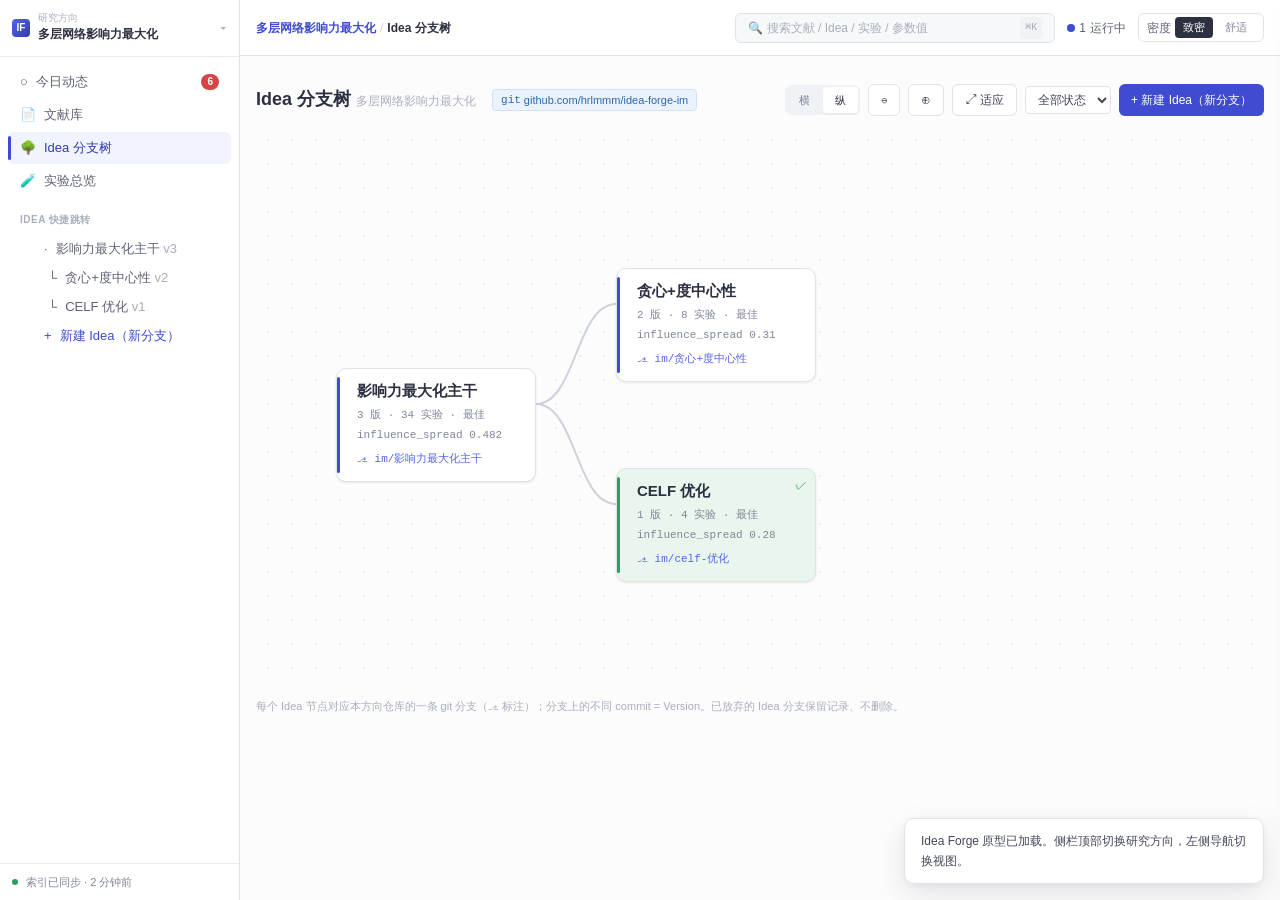
<file: design/prototype.html>
<!DOCTYPE html>
<html lang="zh-CN">
<!-- 阶段1 设计原型快照：仅作视觉/交互参考。
     注：原「Agent 收件箱（提议审批）」视图已在 v0.1 实现期否决并移除——
     实验是否继续由用户在与 agent 的对话中确认，不在网页上审批。后续的
     「Agent 执行记录」页也已移除：执行记录以 REST 事件流（/api/v1/events）承载。 -->
<head>
<meta charset="UTF-8">
<meta name="viewport" content="width=device-width, initial-scale=1">
<title>Idea Forge — 可交互原型（阶段1 设计快照）</title>
<style>
/* ============ 设计令牌（严格遵循 docs/product-design.md §3） ============ */
:root{
  --neutral-0:#FFFFFF; --neutral-25:#FCFCFD; --neutral-50:#F7F8FA; --neutral-100:#F1F2F5;
  --neutral-150:#E9EBEF; --neutral-200:#E1E3E9; --neutral-300:#CDD1DA; --neutral-400:#A8AEBB;
  --neutral-500:#7E8698; --neutral-600:#5C6373; --neutral-700:#43485A; --neutral-800:#2C3040;
  --neutral-900:#1A1D28;
  --accent-50:#F1F3FE; --accent-100:#E0E5FD; --accent-200:#C3CBFB; --accent-300:#9DA9F7;
  --accent-500:#5563EA; --accent-600:#3F4BD1; --accent-700:#333CA8; --accent-800:#2A3183;
  --success-50:#E8F6EE; --success-500:#2F9E63; --success-600:#217A4B;
  --warning-50:#FEF4E6; --warning-500:#D98214; --warning-600:#A8630C;
  --danger-50:#FDEDED; --danger-500:#D64545; --danger-600:#A93535;
  --info-50:#EAF2FE; --info-500:#3B82D6; --info-600:#2C67AB;
  --cat-1:#D97757; --cat-2:#5B9E8A; --cat-3:#C9A227; --cat-4:#7E9BC7; --cat-5:#B07AA1; --cat-6:#8A8F98;
  --seq-0:#F1F3FE; --seq-1:#C3CBFB; --seq-2:#9DA9F7; --seq-3:#5563EA; --seq-4:#333CA8;
  --font-sans:"Inter",-apple-system,"SF Pro Text","Segoe UI",Roboto,"PingFang SC","HarmonyOS Sans SC","Microsoft YaHei","Source Han Sans SC","Noto Sans SC",sans-serif;
  --font-mono:"JetBrains Mono","SF Mono","Cascadia Code",Consolas,"Courier New",monospace;
  --fs-xs:11px; --fs-sm:12px; --fs-base:13px; --fs-md:15px; --fs-lg:18px; --fs-xl:22px; --fs-metric:28px;
  --sp-1:4px; --sp-2:8px; --sp-3:12px; --sp-4:16px; --sp-5:20px; --sp-6:24px; --sp-8:32px; --sp-10:40px; --sp-12:48px;
  --r-xs:3px; --r-sm:4px; --r-md:6px; --r-lg:10px; --r-xl:14px; --r-full:999px;
  --shadow-xs:0 1px 2px rgba(26,29,40,.05);
  --shadow-sm:0 1px 3px rgba(26,29,40,.06),0 1px 2px rgba(26,29,40,.04);
  --shadow-md:0 4px 12px rgba(26,29,40,.07),0 1px 3px rgba(26,29,40,.05);
  --shadow-lg:0 12px 32px rgba(26,29,40,.10),0 2px 8px rgba(26,29,40,.06);
  --shadow-ring:0 0 0 3px var(--accent-100);
  --border-subtle:var(--neutral-150); --border:var(--neutral-200); --border-strong:var(--neutral-300);
}
[data-density="compact"]{ --row-h:32px; --cell-px:8px; --card-pad:12px; --section-gap:16px; --fs-table:12px; --hit:28px; --chart-h:280px; }
[data-density="comfortable"]{ --row-h:44px; --cell-px:14px; --card-pad:16px; --section-gap:20px; --fs-table:14px; --hit:44px; --chart-h:220px; }

*{box-sizing:border-box;margin:0;padding:0}
html,body{height:100%}
body{font-family:var(--font-sans);background:var(--neutral-25);color:var(--neutral-700);font-size:var(--fs-base);line-height:20px;-webkit-font-smoothing:antialiased}
button{font-family:inherit;cursor:pointer;border:none;background:none;color:inherit}
input,select{font-family:inherit;font-size:inherit;color:inherit}
.mono{font-family:var(--font-mono);font-variant-numeric:tabular-nums}
.tnum{font-variant-numeric:tabular-nums}
a{color:var(--accent-700);text-decoration:none;cursor:pointer}
a:hover{color:var(--accent-600);text-decoration:underline}

/* ============ App Shell ============ */
.app{display:flex;height:100vh;overflow:hidden}
.sidebar{width:240px;flex-shrink:0;background:var(--neutral-0);border-right:1px solid var(--border);display:flex;flex-direction:column}
.sidebar.collapsed{width:56px}
.sidebar.collapsed .sb-label{display:none}
.sidebar-head{padding:var(--sp-3);border-bottom:1px solid var(--border-subtle);display:flex;align-items:center;gap:var(--sp-2)}
.brand{font-weight:600;color:var(--neutral-800);font-size:var(--fs-md)}
.brand-dot{width:18px;height:18px;border-radius:var(--r-sm);background:linear-gradient(135deg,var(--accent-500),var(--accent-700));display:inline-flex;align-items:center;justify-content:center;color:#fff;font-size:10px;font-weight:700}
.sb-nav{padding:var(--sp-2);flex:1;overflow:auto}
.sb-section-title{font-size:10px;color:var(--neutral-400);text-transform:uppercase;letter-spacing:.5px;padding:var(--sp-3) var(--sp-3) var(--sp-1);font-weight:600}
.sb-item{display:flex;align-items:center;gap:var(--sp-2);padding:var(--sp-2) var(--sp-3);border-radius:var(--r-md);color:var(--neutral-600);cursor:pointer;font-size:var(--fs-base);position:relative;height:32px;margin:1px 0}
.sb-item:hover{background:var(--neutral-50);color:var(--neutral-800)}
.sb-item.active{background:var(--accent-50);color:var(--accent-700);font-weight:500}
.sb-item.active::before{content:"";position:absolute;left:0;top:4px;bottom:4px;width:3px;background:var(--accent-600);border-radius:var(--r-full)}
.sb-item .sb-badge{margin-left:auto;background:var(--danger-500);color:#fff;font-size:10px;padding:0 6px;height:16px;border-radius:var(--r-full);display:flex;align-items:center;font-weight:600}
.sb-sub{padding-left:var(--sp-6);font-size:var(--fs-sm);color:var(--neutral-500)}
.sb-sub .sb-item{height:28px}
.sb-foot{padding:var(--sp-2) var(--sp-3);border-top:1px solid var(--border-subtle);font-size:var(--fs-xs);color:var(--neutral-500);display:flex;align-items:center;gap:var(--sp-2)}
.sync-dot{width:6px;height:6px;border-radius:50%;background:var(--success-500)}

.main{flex:1;display:flex;flex-direction:column;min-width:0}
.topbar{height:56px;background:var(--neutral-0);border-bottom:1px solid var(--border);display:flex;align-items:center;gap:var(--sp-3);padding:0 var(--sp-4);flex-shrink:0}
.breadcrumb{display:flex;align-items:center;gap:var(--sp-1);font-size:var(--fs-sm);color:var(--neutral-500);min-width:0;overflow:hidden}
.breadcrumb span{white-space:nowrap}
.breadcrumb .cur{color:var(--neutral-800);font-weight:600}
.breadcrumb .sep{color:var(--neutral-300)}
.topbar-spacer{flex:1}
.search-box{width:320px;height:30px;border:1px solid var(--border);border-radius:var(--r-md);padding:0 var(--sp-3);background:var(--neutral-50);display:flex;align-items:center;gap:var(--sp-2);font-size:var(--fs-sm);color:var(--neutral-400)}
.search-box .kbd{margin-left:auto;font-family:var(--font-mono);font-size:10px;background:var(--neutral-100);padding:1px 5px;border-radius:var(--r-xs)}
.activity-ind{display:flex;align-items:center;gap:var(--sp-1);font-size:var(--fs-sm);color:var(--neutral-600)}
.pulse-dot{width:8px;height:8px;border-radius:50%;background:var(--accent-600);box-shadow:0 0 0 0 var(--accent-600);animation:pulse 1.6s infinite}
@keyframes pulse{0%{box-shadow:0 0 0 0 rgba(63,75,209,.5)}70%{box-shadow:0 0 0 8px rgba(63,75,209,0)}100%{box-shadow:0 0 0 0 rgba(63,75,209,0)}}
.density-toggle{display:flex;align-items:center;gap:var(--sp-1);font-size:var(--fs-sm);color:var(--neutral-600);border:1px solid var(--border);border-radius:var(--r-md);padding:3px var(--sp-2)}
.density-toggle button{padding:3px 8px;border-radius:var(--r-sm);font-size:var(--fs-xs);color:var(--neutral-500)}
.density-toggle button.on{background:var(--neutral-800);color:#fff}

.content{flex:1;overflow:auto;position:relative}

/* ============ 通用组件 ============ */
.card{background:var(--neutral-0);border:1px solid var(--border);border-radius:var(--r-lg);box-shadow:var(--shadow-sm)}
.btn{display:inline-flex;align-items:center;gap:var(--sp-1);height:32px;padding:0 var(--sp-3);border-radius:var(--r-md);font-size:var(--fs-sm);font-weight:500;transition:all .12s}
.btn-primary{background:var(--accent-600);color:#fff}
.btn-primary:hover{background:var(--accent-700)}
.btn-secondary{background:var(--neutral-0);border:1px solid var(--border);color:var(--neutral-700)}
.btn-secondary:hover{background:var(--neutral-50);border-color:var(--border-strong)}
.btn-ghost{color:var(--neutral-600)}
.btn-ghost:hover{background:var(--neutral-50)}
.chip{display:inline-flex;align-items:center;gap:3px;height:22px;padding:0 var(--sp-2);border-radius:var(--r-sm);font-size:var(--fs-xs);background:var(--neutral-0);border:1px solid var(--border);color:var(--neutral-600);white-space:nowrap}
.chip.sel{background:var(--accent-50);border-color:var(--accent-200);color:var(--accent-700)}
.chip.warn{background:var(--warning-50);border-color:#f0d9a8;color:var(--warning-600)}
.chip.info{background:var(--info-50);border-color:#cfe0f7;color:var(--info-600)}
.chip.removable::after{content:"✕";margin-left:2px;opacity:.5;cursor:pointer}
.badge{display:inline-flex;align-items:center;gap:3px;height:18px;padding:0 var(--sp-2);border-radius:var(--r-full);font-size:var(--fs-xs);font-weight:600}
.badge-accent{background:var(--accent-50);color:var(--accent-700);border:1px solid var(--accent-200)}
.badge-neutral{background:var(--neutral-50);color:var(--neutral-500);border:1px solid var(--neutral-200)}
.badge-new{background:var(--accent-600);color:#fff}
.status-badge{display:inline-flex;align-items:center;gap:4px;height:22px;padding:0 var(--sp-2);border-radius:var(--r-sm);font-size:var(--fs-xs);font-weight:500}
.status-badge .dot{width:7px;height:7px;border-radius:50%}
.sb-pending{background:var(--neutral-50);color:var(--neutral-600)} .sb-pending .dot{border:1.5px solid var(--neutral-400);background:transparent}
.sb-running{background:var(--accent-50);color:var(--accent-700)} .sb-running .dot{background:var(--accent-600);animation:pulse 1.6s infinite}
.sb-done{background:var(--success-50);color:var(--success-600)} .sb-done .dot{background:var(--success-500)}
.sb-warn{background:var(--warning-50);color:var(--warning-600)} .sb-warn .dot{width:0;height:0;border-left:4px solid transparent;border-right:4px solid transparent;border-bottom:7px solid var(--warning-500)}
.sb-failed{background:var(--danger-50);color:var(--danger-600)} .sb-failed .dot{background:var(--danger-500)}
.source-badge{display:inline-flex;align-items:center;gap:3px;font-size:var(--fs-xs);padding:1px var(--sp-2);border-radius:var(--r-xs)}
.src-agent{background:var(--info-50);color:var(--info-600)}
.src-human{background:var(--neutral-100);color:var(--neutral-600)}
.seg{display:inline-flex;background:var(--neutral-100);border-radius:var(--r-md);padding:2px;gap:1px}
.seg button{height:26px;padding:0 var(--sp-3);border-radius:var(--r-sm);font-size:var(--fs-xs);color:var(--neutral-500);font-weight:500}
.seg button.on{background:var(--neutral-0);color:var(--neutral-800);box-shadow:var(--shadow-xs)}
.tbl{width:100%;border-collapse:collapse;font-size:var(--fs-table)}
.tbl th{background:var(--neutral-50);text-align:left;font-weight:600;color:var(--neutral-600);font-size:var(--fs-xs);padding:0 var(--cell-px);height:36px;border-bottom:1px solid var(--border);position:sticky;top:0;z-index:2}
.tbl td{padding:0 var(--cell-px);height:var(--row-h);border-bottom:1px solid var(--border-subtle);color:var(--neutral-700);vertical-align:middle}
.tbl tr:hover td{background:var(--neutral-50)}
.tbl tr.sel td{background:var(--accent-50)}
.kv-key{font-family:var(--font-mono);color:var(--neutral-500);font-size:var(--fs-sm)}
.kv-val{font-family:var(--font-mono);color:var(--neutral-800);font-size:var(--fs-sm)}
.type-ic{font-size:10px;color:var(--neutral-400);margin-right:4px;font-family:var(--font-mono)}
.view{padding:var(--sp-4);max-width:1400px;margin:0 auto}
.toolbar{display:flex;align-items:center;gap:var(--sp-2);padding:var(--sp-3) 0;flex-wrap:wrap}
.page-title{font-size:var(--fs-lg);font-weight:600;color:var(--neutral-800);margin-bottom:var(--sp-2)}
.drawer-overlay{position:fixed;inset:0;background:rgba(26,29,40,.2);z-index:50;opacity:0;pointer-events:none;transition:opacity .2s}
.drawer-overlay.open{opacity:1;pointer-events:auto}
.drawer{position:fixed;top:0;right:-460px;width:440px;max-width:100vw;height:100vh;background:var(--neutral-0);box-shadow:var(--shadow-lg);z-index:51;transition:right .25s;display:flex;flex-direction:column}
.drawer.open{right:0}
.drawer-head{padding:var(--sp-4);border-bottom:1px solid var(--border);display:flex;align-items:center;justify-content:space-between}
.drawer-body{flex:1;overflow:auto;padding:var(--sp-4)}
.toast-wrap{position:fixed;right:var(--sp-4);bottom:var(--sp-4);display:flex;flex-direction:column;gap:var(--sp-2);z-index:60}
.toast{background:var(--neutral-0);border:1px solid var(--border);box-shadow:var(--shadow-lg);border-radius:var(--r-lg);padding:var(--sp-3) var(--sp-4);font-size:var(--fs-sm);color:var(--neutral-700);max-width:360px;animation:toastIn .3s}
@keyframes toastIn{from{opacity:0;transform:translateY(8px)}to{opacity:1;transform:none}}

/* missing-value hatch */
.hatch{background:repeating-linear-gradient(45deg,var(--neutral-100) 0 4px,transparent 4px 8px)}

/* ============ 文献库 ============ */
.lit-row{display:grid;grid-template-columns:1fr auto auto auto;gap:var(--sp-3);align-items:center;padding:var(--sp-3) var(--sp-4);border-bottom:1px solid var(--border-subtle);cursor:pointer}
.lit-row:hover{background:var(--neutral-50)}
.lit-title{font-size:var(--fs-md);color:var(--neutral-800);font-weight:500}
.lit-row:hover .lit-title{color:var(--accent-700)}
.lit-meta{font-size:var(--fs-sm);color:var(--neutral-500);margin-top:2px}
.read-dot{width:8px;height:8px;border-radius:50%}
.read-dot.read{background:var(--neutral-400)}
.read-dot.reading{background:transparent;border:1.5px solid var(--accent-500)}
.read-dot.unread{background:transparent;border:1.5px solid var(--neutral-300)}

/* ============ Idea 树（画布） ============ */
.tree-canvas{position:relative;width:100%;min-height:560px;background:var(--neutral-25);background-image:radial-gradient(var(--neutral-150) 1px,transparent 1px);background-size:24px 24px;border-radius:var(--r-lg);overflow:hidden}
.tree-svg{position:absolute;inset:0;pointer-events:none}
.idea-node{position:absolute;width:200px;min-height:72px;background:var(--neutral-0);border:1px solid var(--border);border-radius:var(--r-lg);box-shadow:var(--shadow-sm);padding:var(--sp-3);cursor:pointer;transition:box-shadow .12s,transform .12s}
.idea-node:hover{box-shadow:var(--shadow-md);transform:translateY(-1px)}
.idea-node .left-bar{position:absolute;left:0;top:8px;bottom:8px;width:3px;border-radius:var(--r-full)}
.idea-node.active .left-bar{background:var(--accent-600)}
.idea-node.validated{background:var(--success-50)} .idea-node.validated .left-bar{background:var(--success-500)}
.idea-node.abandoned{opacity:.45;filter:grayscale(.6);border-style:dashed;border-color:var(--neutral-300)}
.idea-node .nd-title{font-size:var(--fs-md);font-weight:600;color:var(--neutral-800);line-height:1.3;margin-left:var(--sp-2)}
.idea-node .nd-meta{font-size:var(--fs-xs);color:var(--neutral-500);margin-top:4px;margin-left:var(--sp-2);font-family:var(--font-mono)}
.idea-node.validated .nd-check{position:absolute;top:6px;right:8px;color:var(--success-500);font-size:12px}

/* ============ 矩阵 ============ */
.matrix-wrap{overflow:auto;border:1px solid var(--border);border-radius:var(--r-lg);background:var(--neutral-0)}
.matrix{border-collapse:separate;border-spacing:0;font-size:var(--fs-sm)}
.matrix th,.matrix td{padding:0;vertical-align:middle}
.matrix thead th{position:sticky;top:0;background:var(--neutral-50);border-bottom:1px solid var(--border);border-right:1px solid var(--border-subtle);padding:var(--sp-2) var(--sp-2);font-size:var(--fs-xs);font-weight:600;color:var(--neutral-600);text-align:center;z-index:3;min-width:88px}
.matrix thead th .wk{font-family:var(--font-mono);color:var(--neutral-800)}
.matrix thead th .cnt{color:var(--neutral-400);font-size:10px;margin-top:2px}
.matrix .row-hdr{position:sticky;left:0;background:var(--neutral-0);border-right:1px solid var(--border);padding:var(--sp-2) var(--sp-3);text-align:left;width:168px;min-width:168px;z-index:2;box-shadow:2px 0 4px rgba(0,0,0,.03)}
.matrix .row-hdr .vname{font-family:var(--font-mono);font-weight:600;color:var(--neutral-800);font-size:var(--fs-sm)}
.matrix .row-hdr .vhash{font-family:var(--font-mono);font-size:10px;color:var(--neutral-400)}
.matrix .row-hdr .vmeta{font-size:var(--fs-xs);color:var(--neutral-500);margin-top:2px}
.matrix .cell{width:88px;min-width:88px;height:40px;text-align:center;cursor:pointer;border-right:1px solid var(--border-subtle);border-bottom:1px solid var(--border-subtle);position:relative;transition:box-shadow .12s}
[data-density="comfortable"] .matrix .cell{width:104px;min-width:104px;height:56px}
.matrix .cell:hover{box-shadow:var(--shadow-md);z-index:1;border-color:var(--accent-300)}
.matrix .cell .big{font-size:var(--fs-md);font-weight:600;color:var(--neutral-800);font-family:var(--font-mono)}
.matrix .cell.dark .big{color:var(--neutral-0)}
.matrix .cell .topr{position:absolute;top:3px;right:5px;font-size:9px;font-family:var(--font-mono)}
.matrix .cell .stk{position:absolute;bottom:0;left:0;right:0;height:3px;display:flex}
.matrix .cell .stk span{display:block;height:100%}
.matrix .cell.empty{background:var(--neutral-50)}
.matrix .cell.empty .big,.matrix .cell.empty .topr,.matrix .cell.empty .stk{display:none}
.heat-legend{display:flex;align-items:center;gap:var(--sp-2);font-size:var(--fs-xs);color:var(--neutral-500)}
.heat-bar{width:120px;height:8px;border-radius:var(--r-full);background:linear-gradient(90deg,var(--seq-0),var(--seq-1),var(--seq-2),var(--seq-3),var(--seq-4))}

/* ============ 实验详情 ============ */
.exp-head{display:flex;align-items:center;gap:var(--sp-3);flex-wrap:wrap;padding-bottom:var(--sp-4);border-bottom:1px solid var(--border-subtle);margin-bottom:var(--sp-4)}
.exp-head h1{font-size:var(--fs-lg);color:var(--neutral-800);font-weight:600}
.exp-head .meta-line{font-size:var(--fs-sm);color:var(--neutral-500);margin-top:2px}
.metric-big{display:flex;flex-direction:column;gap:2px}
.metric-big .k{font-size:var(--fs-xs);color:var(--neutral-500);font-family:var(--font-mono)}
.metric-big .v{font-size:var(--fs-metric);font-weight:600;color:var(--neutral-900);font-family:var(--font-mono);line-height:1}
.metric-big .d{font-size:var(--fs-sm);color:var(--neutral-500);font-family:var(--var(--font-mono))}
.metric-delta{font-family:var(--font-mono);font-size:var(--fs-sm)}
.metric-delta.good{color:var(--success-600)} .metric-delta.bad{color:var(--danger-600)} .metric-delta.neutral{color:var(--neutral-600)}
.grid-2{display:grid;grid-template-columns:1.5fr 1fr;gap:var(--sp-6)}
@media(max-width:900px){.grid-2{grid-template-columns:1fr}}
.section-title{font-size:var(--fs-md);font-weight:600;color:var(--neutral-800);margin-bottom:var(--sp-3);display:flex;align-items:center;gap:var(--sp-2)}
.kv-panel{border:1px solid var(--border);border-radius:var(--r-lg);overflow:hidden}
.kv-row{display:grid;grid-template-columns:40% 60%;padding:0 var(--cell-px);height:var(--row-h);border-bottom:1px solid var(--border-subtle);align-items:center}
.kv-row:last-child{border-bottom:none}
.kv-row.same{color:var(--neutral-400)}
.kv-row.changed{background:var(--accent-50);position:relative}
.kv-row.changed::before{content:"";position:absolute;left:0;top:0;bottom:0;width:3px;background:var(--accent-600)}
.kv-row.only-l,.kv-row.only-r{background:var(--warning-50)}
.kv-row.only-l::before,.kv-row.only-r::before{content:"";position:absolute;left:0;top:0;bottom:0;width:3px;background:var(--warning-500)}
.analysis-card{border:1px solid var(--border);border-radius:var(--r-lg);padding:var(--sp-4);background:var(--neutral-0)}
.analysis-card .ac-head{display:flex;align-items:center;gap:var(--sp-2);font-size:var(--fs-xs);color:var(--neutral-500);margin-bottom:var(--sp-3)}
.analysis-card .ac-body{font-size:var(--fs-base);color:var(--neutral-700);line-height:1.7}
.analysis-card .ac-body p{margin-bottom:var(--sp-2)}
.analysis-card .metric-chip{display:inline-block;font-family:var(--font-mono);font-size:var(--fs-xs);background:var(--accent-50);border:1px solid var(--accent-200);color:var(--accent-700);padding:1px 6px;border-radius:var(--r-sm);cursor:default}
.analysis-card .metric-chip:hover{background:var(--accent-100)}

/* ============ Diff 表 ============ */
.diff-tbl{width:100%;border-collapse:collapse;font-size:var(--fs-table)}
.diff-tbl th{background:var(--neutral-50);text-align:left;font-weight:600;color:var(--neutral-600);font-size:var(--fs-xs);padding:0 var(--cell-px);height:36px;border-bottom:1px solid var(--border);position:sticky;top:0}
.diff-tbl td{padding:0 var(--cell-px);height:var(--row-h);border-bottom:1px solid var(--border-subtle);font-family:var(--font-mono);font-size:var(--fs-sm);color:var(--neutral-700)}
.diff-tbl tr.same td{color:var(--neutral-400)}
.diff-tbl tr.changed td{background:var(--accent-50)}
.diff-tbl tr.changed td:nth-child(2){color:var(--neutral-400);text-decoration:line-through}
.diff-tbl tr.changed td:nth-child(3){color:var(--accent-700);font-weight:600}
.diff-tbl tr.only-l td,.diff-tbl tr.only-r td{background:var(--warning-50)}
.diff-tbl .col-key{width:32%} .diff-tbl .col-a{width:28%} .diff-tbl .col-b{width:28%} .diff-tbl .col-d{width:12%;text-align:right}

/* 运行中进度条（不确定态，桌面「今日动态」与实验详情复用） */
.m-progress{height:6px;border-radius:var(--r-full);background:var(--accent-200);overflow:hidden;position:relative;margin-top:var(--sp-2)}
.m-progress::after{content:"";position:absolute;inset:0;background:repeating-linear-gradient(45deg,transparent 0 6px,var(--accent-600) 6px 12px);animation:flow 1.4s linear infinite;opacity:.7}
@keyframes flow{from{background-position:0 0}to{background-position:24px 0}}

/* proposal（原型遗留样式，实际实现无此视图） */
.proposal{border:1px solid var(--border);border-left:3px solid var(--accent-600);border-radius:var(--r-lg);padding:var(--sp-4);background:var(--neutral-0);margin-bottom:var(--sp-3)}
.proposal .pr-head{font-size:var(--fs-xs);color:var(--neutral-500);margin-bottom:var(--sp-2)}
.proposal .pr-title{font-size:var(--fs-md);font-weight:600;color:var(--neutral-800);margin-bottom:var(--sp-3)}
.proposal .pr-body{font-size:var(--fs-sm);color:var(--neutral-700);line-height:1.6;margin-bottom:var(--sp-3)}
.mini-diff{border:1px solid var(--border-subtle);border-radius:var(--r-md);padding:var(--sp-2);font-family:var(--font-mono);font-size:var(--fs-xs);margin-bottom:var(--sp-3);background:var(--neutral-25)}
.mini-diff .md-row{display:grid;grid-template-columns:1fr 60px 60px 20px;gap:var(--sp-2);padding:2px 0}
.mini-diff .md-row.chg span:nth-child(3){color:var(--accent-700);font-weight:600}
.permission-bar{background:var(--neutral-50);border:1px solid var(--border-subtle);border-radius:var(--r-md);padding:var(--sp-3);font-size:var(--fs-sm);color:var(--neutral-600);margin-bottom:var(--sp-4);line-height:1.6}

.empty{text-align:center;padding:var(--sp-12) var(--sp-4);color:var(--neutral-400)}
.empty .ic{font-size:40px;margin-bottom:var(--sp-3);opacity:.5}
.empty .t{font-size:var(--fs-md);color:var(--neutral-600);margin-bottom:var(--sp-1)}

/* line scan chart */
.chart-card{background:var(--neutral-0);border:1px solid var(--border);border-radius:var(--r-lg);padding:var(--sp-4);box-shadow:var(--shadow-sm)}
.chart-card svg{display:block;width:100%}
.axis-pick{display:flex;gap:var(--sp-2);align-items:center;font-size:var(--fs-sm);color:var(--neutral-600)}
select.styled{height:28px;border:1px solid var(--border);border-radius:var(--r-sm);padding:0 var(--sp-2);background:var(--neutral-0);font-size:var(--fs-sm);color:var(--neutral-700)}
</style>
</head>
<body>
<div class="app" id="app" data-density="compact">

<!-- ============ Sidebar ============ -->
<aside class="sidebar" id="sidebar">
  <div class="sidebar-head" id="dir-switch" style="cursor:pointer;flex-wrap:wrap">
    <span class="brand-dot">IF</span>
    <div class="sb-label" style="flex:1;min-width:0">
      <div style="font-size:10px;color:var(--neutral-400);line-height:1.2">研究方向</div>
      <div id="dir-name" style="font-weight:600;color:var(--neutral-800);font-size:var(--fs-sm);white-space:nowrap;overflow:hidden;text-overflow:ellipsis">多层网络影响力最大化</div>
    </div>
    <span class="sb-label" style="color:var(--neutral-400)">▾</span>
  </div>
  <div id="dir-menu" style="display:none;position:absolute;left:8px;top:52px;width:232px;z-index:40;background:var(--neutral-0);border:1px solid var(--border);border-radius:var(--r-lg);box-shadow:var(--shadow-lg);padding:6px"></div>
  <nav class="sb-nav">
    <div class="sb-item" data-route="today"><span>○</span><span class="sb-label">今日动态</span><span class="sb-badge" id="badge-today" style="display:none"></span></div>
    <div class="sb-item" data-route="literature"><span>📄</span><span class="sb-label">文献库</span></div>
    <div class="sb-item active" data-route="ideas"><span>🌳</span><span class="sb-label">Idea 分支树</span></div>
    <div class="sb-item" data-route="experiments"><span>🧪</span><span class="sb-label">实验总览</span></div>
    <div class="sb-section-title sb-label">IDEA 快捷跳转</div>
    <div id="sb-ideas"></div>
    <div class="sb-sub"><div class="sb-item sb-label" style="color:var(--accent-600)"><span>+</span><span class="sb-label">新建 Idea（新分支）</span></div></div>
  </nav>
  <div class="sb-foot">
    <span class="sync-dot"></span><span class="sb-label">索引已同步 · 2 分钟前</span>
  </div>
</aside>

<!-- ============ Main ============ -->
<div class="main">
  <header class="topbar">
    <div class="breadcrumb" id="crumb"></div>
    <div class="topbar-spacer"></div>
    <div class="search-box">🔍 搜索文献 / Idea / 实验 / 参数值<span class="kbd">⌘K</span></div>
    <div class="activity-ind" id="act-ind" style="display:none"><span class="pulse-dot"></span><span id="act-cnt">0</span> 运行中</div>
    <div class="density-toggle">密度<button id="d-compact" class="on">致密</button><button id="d-comfort">舒适</button></div>
  </header>
  <main class="content" id="content"></main>
</div>

<!-- drawer + toast containers -->
<div class="drawer-overlay" id="drawer-overlay"></div>
<div class="drawer" id="drawer"><div class="drawer-head"><span id="drawer-title" style="font-weight:600;color:var(--neutral-800)"></span><button class="btn btn-ghost" id="drawer-close">✕</button></div><div class="drawer-body" id="drawer-body"></div></div>
<div class="toast-wrap" id="toast-wrap"></div>
</div>

<script>
/* ============================================================
   Idea Forge 原型 —— 单文件，数据驱动，字段名绝不硬编码于 UI 逻辑
   ============================================================ */

/* ---------- 工具函数 ---------- */
const $=(s,el=document)=>el.querySelector(s);
const $$=(s,el=document)=>[...el.querySelectorAll(s)];
const el=(tag,cls,html)=>{const e=document.createElement(tag);if(cls)e.className=cls;if(html!=null)e.innerHTML=html;return e;};
const fmtNum=v=>{if(v==null||v===undefined)return '—';if(typeof v!=='number')return v;return Math.abs(v)>=100?Math.round(v):Math.abs(v)>=1?v.toFixed(3):v.toFixed(4);};
const fmtSize=b=>{if(b<1024)return b+'B';if(b<1048576)return (b/1024).toFixed(1)+'KB';return (b/1048576).toFixed(1)+'MB';};
const fmtDur=s=>{if(s<60)return s+'秒';if(s<3600)return Math.floor(s/60)+'分';return Math.floor(s/3600)+'时'+Math.floor(s%3600/60)+'分';};
const fmtDate=ts=>{const d=new Date(ts);return `${d.getMonth()+1}-${String(d.getDate()).padStart(2,'0')}`;};
const isoWeek=ts=>{const d=new Date(ts);d.setHours(0,0,0,0);const day=d.getDay()||7;d.setDate(d.getDate()-(day-1));return d.getTime();};
const unionKeys=arr=>{const s=new Set();arr.forEach(o=>o&&Object.keys(o).forEach(k=>s.add(k)));return[...s].sort();};
const valType=v=>{if(typeof v==='boolean')return 'bool';if(typeof v==='number')return 'num';if(Array.isArray(v))return 'list';return 'str';};
const typeIcon={num:'#',str:'"',bool:'☑',list:'[]'};
const isNumericKey=(exps,key)=>{let n=0,c=0;exps.forEach(e=>{if(e.metrics&&key in e.metrics){c++;if(typeof e.metrics[key]==='number')n++;}else if(e.params&&key in e.params){c++;if(typeof e.params[key]==='number')n++;}});return c>0&&n/c>=0.8;};
// 热力色（顺序色板 5 档），值域 [min,max]
const heatColor=(v,min,max)=>{if(v==null||min===max)return null;const t=Math.min(1,Math.max(0,(v-min)/(max-min)));const stops=[['#F1F3FE','#1A1D28'],['#C3CBFB','#1A1D28'],['#9DA9F7','#1A1D28'],['#5563EA','#FFFFFF'],['#333CA8','#FFFFFF']];const idx=Math.min(4,Math.floor(t*5));return stops[idx];};
const esc=s=>String(s).replace(/[&<>]/g,c=>({'&':'&amp;','<':'&lt;','>':'&gt;'}[c]));

/* ---------- Mock 数据 ---------- */
const DATA={directions:[
  {id:'d1',name:'多层网络影响力最大化',repo:'idea-forge-im',gitUrl:'github.com/hrlmmm/idea-forge-im',color:'#3F4BD1',desc:'复杂网络种子选择，Transformer 学影响力向量'},
  {id:'d2',name:'有向网络鲁棒性优化',repo:'idea-forge-robust',gitUrl:'github.com/hrlmmm/idea-forge-robust',color:'#5B9E8A',desc:'有向图结构鲁棒性，攻击/扰动下的连通性'},
],literature:[],ideas:[],versions:[],experiments:[]};

// 文献
DATA.literature=[
  {id:'p1',title:'DeepIS: Deep Influence Propagation on Social Networks',authors:['Qiu J.','Tang J.'],year:2020,venue:'IJCAI',tags:['复杂网络','影响力最大化','深度学习'],derived:2,read:'read',notes:'用 GNN 学传播概率'},
  {id:'p2',title:'Multi-layer Influence Maximization in Social Networks',authors:['Zhang L.'],year:2022,venue:'WWW',tags:['多层网络','影响力最大化'],derived:1,read:'read',notes:'提出层间耦合权重'},
  {id:'p3',title:'Attention Is All You Need',authors:['Vaswani A.','et al.'],year:2017,venue:'NeurIPS',tags:['Transformer','注意力'],derived:0,read:'read',notes:'基础'},
  {id:'p4',title:'Graph Transformer Networks for Node Classification',authors:['Cai T.'],year:2020,venue:'NeurIPS',tags:['图神经网络','Transformer'],derived:1,read:'reading',notes:'GTN 学习元路径'},
  {id:'p5',title:'CELF: Scalable Influence Maximization in Social Networks',authors:['Leskovec J.'],year:2007,venue:'KDD',tags:['影响力最大化','贪心'],derived:1,read:'read',notes:'CELF 优化'},
  {id:'p6',title:'A Survey of Complex Network Science',authors:['Barabási A.'],year:2016,venue:'Physica A',tags:['复杂网络','综述'],derived:0,read:'unread',notes:''},
  {id:'p7',title:'Influence Propagation via Graph Neural Networks',authors:['Wang H.'],year:2023,venue:'ICML',tags:['GNN','影响力最大化'],derived:0,read:'unread',notes:''},
  {id:'p8',title:'Layer Coupling in Multilayer Networks',authors:['Chen Y.'],year:2021,venue:'Nature Comm.',tags:['多层网络','耦合'],derived:1,read:'read',notes:''},
  {id:'p9',title:'Learning to Maximize Influence with Transformers',authors:['Park S.'],year:2023,venue:'AAAI',tags:['Transformer','影响力最大化'],derived:1,read:'read',notes:''},
  {id:'p10',title:'Variational Graph Auto-Encoders',authors:['Kipf T.'],year:2016,venue:'arXiv',tags:['GNN','自编码器'],derived:0,read:'unread',notes:''},
];

// Ideas
DATA.ideas=[
  {id:'i1',parentId:null,name:'影响力最大化主干',status:'active',hypothesis:'用 Transformer 学习节点影响力向量，结合传播模型选种子集',x:80,y:240,versionCount:3,expCount:34,bestMetric:{key:'influence_spread',value:0.482},relatedPapers:['p1','p2','p9']},
  {id:'i1b',parentId:'i1',name:'贪心+度中心性',status:'active',hypothesis:'混合贪心与度中心性做种子选择，作为 baseline',x:360,y:140,versionCount:2,expCount:8,bestMetric:{key:'influence_spread',value:0.31},relatedPapers:['p5']},
  {id:'i1c',parentId:'i1',name:'CELF 优化',status:'validated',hypothesis:'用 CELF 加速种子选择',x:360,y:340,versionCount:1,expCount:4,bestMetric:{key:'influence_spread',value:0.28},relatedPapers:['p5']},
  {id:'i2',parentId:null,name:'传播模型对比',status:'active',hypothesis:'对比 IC/LT/SIR 在多层网络上的传播差异',x:80,y:480,versionCount:2,expCount:5,bestMetric:{key:'convergence_step',value:14},relatedPapers:['p2','p8']},
  {id:'i2b',parentId:'i2',name:'多层耦合',status:'abandoned',hypothesis:'尝试层间强耦合，效果反而下降',x:360,y:480,versionCount:1,expCount:2,bestMetric:null,relatedPapers:['p8']},
];

// 版本
DATA.versions=[
  {id:'v_a1',ideaId:'i1',name:'a1',gitRef:'3f2a1c',status:'active',created:Date.parse('2026-06-28')},
  {id:'v_a2',ideaId:'i1',name:'a2',gitRef:'8b1d4f',status:'active',created:Date.parse('2026-07-04')},
  {id:'v_a3',ideaId:'i1',name:'a3',gitRef:'c07e2a',status:'active',created:Date.parse('2026-07-11')},
  {id:'v_b1',ideaId:'i1b',name:'b1',gitRef:'7e3d10',status:'active',created:Date.parse('2026-07-18')},
  {id:'v_b2',ideaId:'i1b',name:'b2',gitRef:'a5f901',status:'abandoned',created:Date.parse('2026-07-22')},
  {id:'v_c1',ideaId:'i1c',name:'c1',gitRef:'f2c8b9',status:'active',created:Date.parse('2026-07-19')},
  {id:'v_d1',ideaId:'i2',name:'d1',gitRef:'91ab02',status:'active',created:Date.parse('2026-07-25')},
  {id:'v_d2',ideaId:'i2',name:'d2',gitRef:'3c4d77',status:'active',created:Date.parse('2026-07-30')},
];

// 生成实验（参数网格 + 状态多样）
function genExperiments(){
  const exps=[];let id=40;
  const add=(versionId,ideaId,params,metrics,status,hrsAgo,runtime,analysis)=>{
    id++;const e={id:'exp-'+String(id).padStart(3,'0'),ideaId,versionId,name:`run-${id}`,status,created:Date.now()-hrsAgo*3600000,finishedAt:status==='done'||status==='failed'?Date.now()-hrsAgo*3600000+runtime*1000:null,runtimeS:runtime,params,metrics,analysis};
    exps.push(e);
  };
  // v_a2 主体：lr × dropout 网格 + seed 重复 —— 体现变体族
  const lrs=[0.0005,0.001,0.005,0.01];
  const dops=[0.0,0.1,0.3];
  lrs.forEach((lr,li)=>{
    dops.forEach((dp,di)=>{
      [1,2].forEach(seed=>{
        const noise=(seed-1)*0.005-(li*0.01);
        const inf=0.18+li*0.06+di*0.03+noise+ (lr>=0.01?-0.02:0);
        add('v_a2','i1',{lr,dropout:dp,hidden_dim:128,num_layers:2,seed,heads:4,batch_size:64,epochs:50,dataset:'Twitter-IM'},
          {influence_spread:Math.max(0,inf),convergence_step:Math.round(20-li*2-di),peak_memory_mb:Math.round(2400+li*200),runtime_s:Math.round(3600+li*900)});
      });
    });
  });
  // v_a1 早期（少量）
  add('v_a1','i1',{lr:0.001,dropout:0.0,hidden_dim:64,num_layers:1,seed:1,heads:2,batch_size:32,epochs:30,dataset:'Twitter-IM'},{influence_spread:0.201,convergence_step:24,peak_memory_mb:1800,runtime_s:4200},'done',72,4200);
  add('v_a1','i1',{lr:0.0005,dropout:0.1,hidden_dim:64,num_layers:1,seed:1,heads:2,batch_size:32,epochs:30,dataset:'Twitter-IM'},{influence_spread:0.214,convergence_step:22,peak_memory_mb:1850,runtime_s:4350},'done',70,4350);
  add('v_a1','i1',{lr:0.001,dropout:0.1,hidden_dim:64,num_layers:1,seed:2,heads:2,batch_size:32,epochs:30,dataset:'Twitter-IM'},{influence_spread:0.219,convergence_step:23,peak_memory_mb:1820,runtime_s:4300},'done',68,4300);
  // v_a3 后期：调 hidden_dim
  [[128,2,0.3,0.441],[256,2,0.3,0.466],[128,3,0.3,0.452],[256,3,0.3,0.482],[128,3,0.5,0.401]].forEach(([hd,nl,dp,inf])=>{
    add('v_a3','i1',{lr:0.005,dropout:dp,hidden_dim:hd,num_layers:nl,seed:1,heads:4,batch_size:64,epochs:50,dataset:'Twitter-IM'},{influence_spread:inf,convergence_step:Math.round(16-(hd/128)),peak_memory_mb:Math.round(2400+hd*4),runtime_s:Math.round(4200+hd*8)},'done',24+(hd%5),4500);
  });
  // 一些 failed / running / pending
  add('v_a3','i1',{lr:0.01,dropout:0.3,hidden_dim:256,num_layers:3,seed:1,heads:4,batch_size:64,epochs:50,dataset:'Twitter-IM'},null,'failed',12,1200);
  add('v_a3','i1',{lr:0.005,dropout:0.3,hidden_dim:256,num_layers:4,seed:1,heads:8,batch_size:64,epochs:50,dataset:'Twitter-IM'},null,'running',1.5,null);
  add('v_a3','i1',{lr:0.005,dropout:0.3,hidden_dim:128,num_layers:3,seed:2,heads:4,batch_size:64,epochs:50,dataset:'Twitter-IM'},null,'pending',0.2,null);
  add('v_a3','i1',{lr:0.005,dropout:0.5,hidden_dim:128,num_layers:3,seed:1,heads:4,batch_size:64,epochs:50,dataset:'Twitter-IM'},{influence_spread:0.401,convergence_step:18,peak_memory_mb:2800,runtime_s:4600},'done',30,4600);
  // b1 / b2 / c1 / d1 / d2 少量
  add('v_b1','i1b',{lr:0.01,dropout:0.0,method:'greedy_degree',seed:1,topk:50},{influence_spread:0.285,convergence_step:14,runtime_s:120},'done',40,120);
  add('v_b1','i1b',{lr:0.01,dropout:0.0,method:'greedy_degree',seed:2,topk:50},{influence_spread:0.291,convergence_step:14,runtime_s:118},'done',38,118);
  add('v_b1','i1b',{lr:0.01,dropout:0.0,method:'greedy_degree',seed:3,topk:50},{influence_spread:0.288,convergence_step:15,runtime_s:122},'done',36,122);
  add('v_b2','i1b',{lr:0.01,dropout:0.0,method:'celf',seed:1,topk:50},{influence_spread:0.31,convergence_step:12,runtime_s:240},'done',20,240);
  add('v_c1','i1c',{method:'celf',lazy:true,topk:50,seed:1},{influence_spread:0.28,convergence_step:16,runtime_s:180},'done',26,180);
  add('v_c1','i1c',{method:'celf',lazy:true,topk:100,seed:1},{influence_spread:0.295,convergence_step:18,runtime_s:220},'done',24,220);
  add('v_d1','i2',{model:'IC',layers:3,coupling:0.2,seed:1},{convergence_step:14,infected_ratio:0.42},'done',18,300);
  add('v_d1','i2',{model:'LT',layers:3,coupling:0.2,seed:1},{convergence_step:11,infected_ratio:0.38},'done',17,280);
  add('v_d2','i2',{model:'SIR',layers:3,coupling:0.5,seed:1,beta:0.3},{convergence_step:9,infected_ratio:0.51},'done',4,320);
  add('v_d2','i2',{model:'SIR',layers:3,coupling:0.5,seed:2,beta:0.3},{convergence_step:9,infected_ratio:0.49},'done',3,315);
  add('v_d2','i2',{model:'SIR',layers:4,coupling:0.5,seed:1,beta:0.4},{convergence_step:7,infected_ratio:0.58},'done',2,340);

  // 给部分 done 加 agent 分析
  const setA=(i,a)=>{exps[i].analysis={source:'agent',author:'forge-agent-v1',text:a,createdAt:exps[i].finishedAt||Date.now(),read:false};};
  setA(0,'本次把 lr 从 0.0005 提到 0.005，influence_spread 从 0.18 升到 0.24，涨幅明显。但 dropout=0 时在第 30 epoch 出现轻微过拟合（验证集 spread 不再上升）。建议下一步固定 lr=0.005，扫描 dropout ∈ {0.1, 0.3}，并尝试 hidden_dim=256。');
  setA(8,'hidden_dim 提到 256 后 influence_spread=0.466，已接近当前最好。num_layers=3 比 2 提升约 +0.02，但 peak_memory_mb 涨到 3.4G，需要关注显存。建议保持此配置作为 a3 的基线。');
  setA(9,'当前最佳：influence_spread=0.482（a3 / hidden=256 / layers=3 / dropout=0.3）。相对 a2 最佳 0.24 翻倍，方向正确。可考虑把 heads 从 4 提到 8 做消融。');
  setA(22,'方法换 celf 后 influence_spread=0.28，不如 DeepIS 主干（0.482），符合预期 —— 这条作为 baseline 保留即可。');
  setA(25,'SIR 模型在多层耦合 0.5、beta=0.4 下 infected_ratio=0.58，明显强于 IC。建议把这套传播参数固定，回头验证主干模型在此设定下的表现。');
  return exps;
}
DATA.experiments=genExperiments();
// 方向归属与 git 分支映射（一个方向 = 一个仓库；Idea = 该仓库的一条 git branch）
DATA.literature.forEach((p,i)=>{p.directions=([0,1,2,4,5,7][i]!==undefined&&[0,1,2,4,5].includes(i))||i===8?['d1']:i===6?['d1','d2']:i===9?['d2']:i===3?['d1','d2']:i===7?['d1']:['d1'];});
// 更清楚地赋值（覆盖上面，保证语义清晰）
DATA.literature[0].directions=['d1'];DATA.literature[1].directions=['d1'];DATA.literature[2].directions=['d1'];
DATA.literature[3].directions=['d1','d2']; // Attention is All You Need - 共用
DATA.literature[4].directions=['d1'];DATA.literature[5].directions=['d1'];
DATA.literature[6].directions=['d1','d2']; // 复杂网络综述 - 共用
DATA.literature[7].directions=['d1'];
DATA.literature[8].directions=['d1','d2']; // 层耦合 - 共用
DATA.literature[9].directions=['d2'];     // VGA-E - 鲁棒性
DATA.ideas.forEach(n=>{n.directionId=n.id.startsWith('i1')?'d1':'d2';n.gitBranch=(n.directionId==='d1'?'im/':'robust/')+n.name.replace(/\s/g,'-').toLowerCase();});
DATA.versions.forEach(v=>{const idea=DATA.ideas.find(x=>x.id===v.ideaId);v.directionId=idea?idea.directionId:'d1';});
// 辅助：是否属于当前方向
function inDir(o){return o.directionId===state.directionId||(o.directions&&o.directions.includes(state.directionId));}
function curDir(){return DATA.directions.find(d=>d.id===state.directionId);}
function ideasOfDir(){return DATA.ideas.filter(n=>n.directionId===state.directionId);}

// 标注一些 large artifact
DATA.experiments.forEach(e=>{if(e.status==='done'&&(e.metrics?.peak_memory_mb||0)>3000){e.largeArtifacts=[{type:'model',name:'best.pt',size:412*1024*1024,path:'runs/a3/best.pt'},{type:'log',name:'train.log',size:240*1024,path:'runs/a3/train.log'}];}});

/* ---------- 全局状态 ---------- */
const state={route:'ideas',directionId:'d1',ideaId:'i1',versionId:'v_a2',expId:null,density:'compact',metricKey:'influence_spread',agg:'max',view:'matrix',diffSel:[],tableCols:[]};

/* ---------- 渲染入口 ---------- */
function render(){
  setActivity();
  setBadges();
  renderDirSwitch();
  $$('.sb-item[data-route]').forEach(e=>e.classList.toggle('active',e.dataset.route===state.route));
  $('#crumb').innerHTML=renderCrumb();
  const c=$('#content');
  if(state.route==='literature')c.innerHTML=viewLiterature();
  else if(state.route==='ideas')c.innerHTML=viewIdeasTree();
  else if(state.route==='experiments')c.innerHTML=viewExperiments();
  else if(state.route==='today')c.innerHTML=viewToday();
  else if(state.route==='exp-detail')c.innerHTML=viewExpDetail();
  else if(state.route==='diff')c.innerHTML=viewDiff();
  else if(state.route==='chart')c.innerHTML=viewChart();
  bindView();
}
function renderCrumb(){
  const d=curDir();
  const dirSeg=`<span style="color:${d?d.color:'inherit'};font-weight:600" data-go="dir">${d?d.name:''}</span>`;
  if(state.route==='literature')return `${dirSeg}<span class="sep">/</span><span class="cur">文献库</span>`;
  if(state.route==='ideas')return `${dirSeg}<span class="sep">/</span><span class="cur">Idea 分支树</span>`;
  if(state.route==='experiments')return `${dirSeg}<span class="sep">/</span><span class="cur">实验总览</span>`;
  if(state.route==='today')return `<span class="cur">今日动态</span> <span style="font-size:var(--fs-xs);color:var(--neutral-400);font-weight:400">（跨方向）</span>`;
  if(state.route==='exp-detail'){
    const v=DATA.versions.find(x=>x.id===state.versionId);const idea=DATA.ideas.find(x=>x.id===state.ideaId);const e=DATA.experiments.find(x=>x.id===state.expId);
    return `${dirSeg}<span class="sep">/</span><span data-go="idea">${idea?idea.name:''}</span><span class="sep">/</span><span data-go="version">${v?v.name:''}</span><span class="sep">/</span><span class="mono">${e?e.id:''}</span>`;
  }
  return '';
}
function setActivity(){
  const running=DATA.experiments.filter(e=>e.status==='running');
  const ind=$('#act-ind');
  if(running.length){ind.style.display='flex';$('#act-cnt').textContent=running.length;}
  else ind.style.display='none';
}
function setBadges(){
  const unread=DATA.experiments.filter(e=>e.analysis&&!e.analysis.read).length;
  const run=DATA.experiments.filter(e=>e.status==='running').length;
  const bt=$('#badge-today');const n=unread+run;
  if(n){bt.style.display='flex';bt.textContent=n;}else bt.style.display='none';
}
function renderDirSwitch(){
  const d=curDir();
  if(!d)return;
  $('#dir-name').textContent=d.name;
  const items=DATA.directions.map(x=>{
    const ideas=DATA.ideas.filter(n=>n.directionId===x.id).length;
    const exps=DATA.experiments.filter(e=>{const id=DATA.ideas.find(n=>n.id===e.ideaId);return id&&id.directionId===x.id;}).length;
    const papers=DATA.literature.filter(p=>p.directions.includes(x.id)).length;
    return `<div class="dir-opt" data-dir="${x.id}" style="padding:8px 10px;border-radius:var(--r-md);cursor:pointer;display:flex;flex-direction:column;gap:2px;${x.id===d.id?'background:var(--accent-50)':''}">
      <div style="display:flex;align-items:center;gap:6px"><span style="width:8px;height:8px;border-radius:50%;background:${x.color}"></span><span style="font-weight:600;color:var(--neutral-800);font-size:var(--fs-sm)">${x.name}</span>${x.id===d.id?'<span style="margin-left:auto;color:var(--accent-600);font-size:10px">当前</span>':''}</div>
      <div style="font-size:10px;color:var(--neutral-400);font-family:var(--font-mono)">${x.gitUrl}</div>
      <div style="font-size:10px;color:var(--neutral-500)">${ideas} ideas · ${exps} 实验 · ${papers} 文献</div>
    </div>`;
  }).join('');
  $('#dir-menu').innerHTML=items+`<div style="padding:8px 10px;border-top:1px solid var(--border-subtle);margin-top:4px;font-size:var(--fs-xs);color:var(--neutral-400)">一个方向 = 一个独立仓库（本地目录 + git）。切换后文献/Idea/实验均按此方向过滤。</div>`;
  // 同步侧栏 Idea 快捷跳转（仅当前方向）
  const roots=DATA.ideas.filter(n=>n.directionId===state.directionId&&!n.parentId);
  let sb='';
  const renderNode=(n,depth)=>{
    const ch=DATA.ideas.filter(x=>x.parentId===n.id);
    const prefix=depth===0?'·':'└';
    const pad=depth===0?'':'padding-left:'+(12+depth*16)+'px';
    const st=n.status==='abandoned'?'style="opacity:.5"':'';
    sb+=`<div class="sb-sub" style="${pad}"><div class="sb-item" data-jump-idea="${n.id}" ${st}><span>${prefix}</span><span class="sb-label">${n.name} <span style="color:var(--neutral-400)">v${n.versionCount}</span>${n.status==='abandoned'?' <span style="color:var(--neutral-400);font-size:10px">已放弃</span>':''}</span></div></div>`;
    ch.forEach(c=>renderNode(c,depth+1));
  };
  roots.forEach(r=>renderNode(r,0));
  $('#sb-ideas').innerHTML=sb||'<div class="sb-sub"><span class="sb-label" style="color:var(--neutral-400);font-size:var(--fs-xs);padding:4px 12px">本方向暂无 Idea</span></div>';
}

/* ---------- 视图：今日 ---------- */
function viewToday(){
  const running=DATA.experiments.filter(e=>e.status==='running');
  const today=DATA.experiments.filter(e=>(e.status==='done'||e.status==='failed')&&e.finishedAt&&Date.now()-e.finishedAt<36*3600000).sort((a,b)=>b.finishedAt-a.finishedAt);
  const unread=DATA.experiments.filter(e=>e.analysis&&!e.analysis.read);
  let h=`<div class="view"><div class="page-title">今日动态</div>`;
  if(running.length){
    h+=`<div class="section-title">进行中 (${running.length})</div>`;
    running.forEach(e=>{const v=DATA.versions.find(x=>x.id===e.versionId);const idea=DATA.ideas.find(x=>x.id===e.ideaId);
      h+=`<div class="card" style="padding:var(--sp-4);margin-bottom:var(--sp-3)">
        <div style="font-size:var(--fs-xs);color:var(--neutral-500)">${idea.name} / ${v.name}</div>
        <div style="display:flex;align-items:center;justify-content:space-between;margin:4px 0">
          <span style="font-size:var(--fs-md);font-weight:600;color:var(--neutral-800)">${e.id}</span>
          <span class="status-badge sb-running"><span class="dot"></span>运行中</span>
        </div>
        <div class="m-progress"></div>
        <div style="font-size:var(--fs-xs);color:var(--neutral-400);margin-top:6px">已运行 ${fmtDur((Date.now()-e.created)/1000)} · 上次心跳 12 秒前</div>
      </div>`;
    });
  }
  if(today.length){
    h+=`<div class="section-title">今日完成 / 失败 (${today.length})</div>`;
    today.forEach(e=>{const v=DATA.versions.find(x=>x.id===e.versionId);const idea=DATA.ideas.find(x=>x.id===e.ideaId);
      const mk=state.metricKey;const mv=e.metrics&&e.metrics[mk];
      h+=`<div class="card" style="padding:var(--sp-4);margin-bottom:var(--sp-3);border-left:4px solid ${e.status==='failed'?'var(--danger-500)':'var(--neutral-200)'}">
        <div style="font-size:var(--fs-xs);color:var(--neutral-500)">${idea.name} / ${v.name}</div>
        <div style="display:flex;justify-content:space-between;align-items:center;margin:4px 0">
          <span style="font-size:var(--fs-md);font-weight:600;color:var(--neutral-800)">${e.id}</span>
          <span style="display:flex;align-items:baseline;gap:6px">
            <span class="mono" style="font-size:var(--fs-metric);font-weight:600;color:var(--neutral-900)">${fmtNum(mv)}</span>
            <span class="mono" style="font-size:var(--fs-xs);color:var(--neutral-400)">${mk}</span>
          </span>
        </div>
        ${e.status==='failed'?`<div style="font-size:var(--fs-sm);color:var(--danger-600)">Error: CUDA out of memory. Tried to allocate 2.00 GiB</div>`:''}
        ${e.status==='done'&&mv==null?`<span class="chip warn">指标缺失</span>`:''}
      </div>`;
    });
  }
  if(unread.length){
    h+=`<div class="section-title">Agent 新分析 (${unread.length})</div>`;
    unread.forEach(e=>{const an=e.analysis;
      h+=`<div class="card analysis-card" style="margin-bottom:var(--sp-3);border:1px solid var(--border)">
        <div class="ac-head"><span class="source-badge src-agent">🤖 Agent 自动</span> · ${an.author} · ${fmtDate(an.createdAt)} <span class="badge badge-new" style="margin-left:auto">NEW</span></div>
        <div class="ac-body" style="display:-webkit-box;-webkit-line-clamp:2;-webkit-box-orient:vertical;overflow:hidden">${renderAnalysisText(an.text,e)}</div>
      </div>`;
    });
  }
  if(!running.length&&!today.length&&!unread.length)h+=`<div class="empty"><div class="ic">∅</div><div class="t">今天还没有动态</div><div>跑完实验后，结果会自动出现在这里</div></div>`;
  h+=`</div>`;
  return h;
}

/* ---------- 视图：文献库 ---------- */
function viewLiterature(){
  const all=DATA.literature.filter(p=>p.directions.includes(state.directionId));
  const d=curDir();
  const rows=all.map(p=>{
    const tagChips=p.tags.slice(0,3).map(t=>`<span class="chip">${t}</span>`).join('')+ (p.tags.length>3?`<span class="chip">+${p.tags.length-3}</span>`:'');
    const dbadge=p.derived?`<span class="badge badge-accent">Idea ${p.derived}</span>`:`<span class="badge badge-neutral">未衍生</span>`;
    const dirChips=p.directions.map(id=>{const dd=DATA.directions.find(x=>x.id===id);return `<span class="chip ${id===state.directionId?'sel':''}" style="border-color:${dd.color}33">${dd.name===d.name?'本方向':dd.name}</span>`;}).join('');
    const shared=p.directions.length>1?`<span class="badge badge-neutral" title="跨方向共用">共用</span>`:'';
    return `<div class="lit-row" data-paper="${p.id}">
      <div><div class="lit-title">${p.title}</div><div class="lit-meta">${p.authors.join(', ')} · ${p.year} · ${p.venue}</div></div>
      <div style="display:flex;gap:4px">${tagChips}</div>
      <div style="display:flex;gap:4px;align-items:center">${dirChips}${shared}</div>
      <div><span class="read-dot ${p.read}"></span></div>
    </div>`;
  }).join('');
  return `<div class="view">
    <div class="page-title">文献库 <span style="font-size:var(--fs-sm);color:var(--neutral-400);font-weight:400">${all.length} 篇（${d.name}）</span></div>
    <div class="toolbar">
      <div class="search-box" style="width:240px">🔍 搜索标题 / 作者 / 笔记</div>
      <span class="chip">复杂网络</span><span class="chip sel">影响力最大化 ✓</span><span class="chip">Transformer</span>
      <div class="seg" style="margin-left:auto"><button class="on">本方向</button><button>含共用</button><button>仅独有</button></div>
      <select class="styled"><option>最近添加</option><option>年份倒序</option><option>派生数</option></select>
      <button class="btn btn-secondary">+ 从其它方向引用</button>
    </div>
    <div class="card">${rows||'<div class="empty"><div class="ic">📄</div><div class="t">本方向还没有文献</div><div>从其它方向引用共用文献，或导入新 PDF</div></div>'}</div>
    <div style="font-size:var(--fs-xs);color:var(--neutral-400);margin-top:var(--sp-2)">提示：标"共用"的文献同时属于多个方向；切换方向后此处自动过滤。</div>
  </div>`;
}

/* ---------- 视图：Idea 树 ---------- */
function viewIdeasTree(){
  // 仅当前方向的 Idea；每个 Idea = 该方向仓库的一条 git branch
  const nodes=ideasOfDir();
  const svgW=900,svgH=560;
  let paths='';
  nodes.forEach(n=>{if(n.parentId){const p=nodes.find(x=>x.id===n.parentId);if(p){paths+=`<path d="M${p.x+200} ${p.y+36} C ${(p.x+n.x)/2+100} ${p.y+36}, ${(p.x+n.x)/2+100} ${n.y+36}, ${n.x} ${n.y+36}" fill="none" stroke="var(--neutral-300)" stroke-width="2"/>`;}}});
  let nodeHtml=nodes.map(n=>{
    const bm=n.bestMetric?`${n.versionCount} 版 · ${n.expCount} 实验 · 最佳 ${n.bestMetric.key} ${n.bestMetric.value}`:`${n.versionCount} 版 · ${n.expCount} 实验`;
    return `<div class="idea-node ${n.status==='active'?'active':n.status}" data-idea="${n.id}" style="left:${n.x}px;top:${n.y}px">
      <div class="left-bar"></div>
      ${n.status==='validated'?'<span class="nd-check">✓</span>':''}
      <div class="nd-title">${n.name}</div>
      <div class="nd-meta">${bm}</div>
      <div class="nd-meta" style="color:${n.status==='abandoned'?'var(--neutral-300)':'var(--accent-500)'}">⎇ ${n.gitBranch}</div>
    </div>`;
  }).join('');
  const d=curDir();
  return `<div class="view">
    <div class="toolbar">
      <div class="page-title" style="margin:0">Idea 分支树 <span style="font-size:var(--fs-sm);color:var(--neutral-400);font-weight:400">${d.name}</span></div>
      <span class="chip info" style="margin-left:var(--sp-2)"><span style="font-family:var(--font-mono)">git</span> ${d.gitUrl}</span>
      <div class="seg" style="margin-left:auto"><button>横</button><button class="on">纵</button></div>
      <button class="btn btn-secondary">⊖</button><button class="btn btn-secondary">⊕</button><button class="btn btn-secondary">⤢ 适应</button>
      <select class="styled"><option>全部状态</option><option>活跃</option><option>已验证</option><option>已放弃</option></select>
      <button class="btn btn-primary">+ 新建 Idea（新分支）</button>
    </div>
    <div class="tree-canvas" id="tree-canvas">
      <svg class="tree-svg" viewBox="0 0 ${svgW} ${svgH}" preserveAspectRatio="none" style="width:${svgW}px;height:${svgH}px">${paths}</svg>
      ${nodeHtml||'<div class="empty" style="position:absolute;inset:0;display:flex;align-items:center;justify-content:center"><div><div class="ic">🌳</div><div class="t">这个方向还没有 Idea</div><div>从文献点『+ 衍生 Idea』，会自动开一条新 git 分支</div></div></div>'}
    </div>
    <div style="font-size:var(--fs-xs);color:var(--neutral-400);margin-top:var(--sp-2)">每个 Idea 节点对应本方向仓库的一条 git 分支（⎇ 标注）；分支上的不同 commit = Version。已放弃的 Idea 分支保留记录、不删除。</div>
  </div>`;
}

/* ---------- 视图：实验总览 / 矩阵 ---------- */
function viewExperiments(){
  // 默认 idea 取当前方向的第一个（若当前 ideaId 不属于本方向则重置）
  const dirIdeas=ideasOfDir();
  let idea=dirIdeas.find(x=>x.id===state.ideaId)||dirIdeas[0];
  if(!idea){return `<div class="view"><div class="empty"><div class="ic">∅</div><div class="t">这个方向还没有 Idea</div><div>先到 Idea 分支树新建一个</div></div></div>`;}
  state.ideaId=idea.id;
  const versions=DATA.versions.filter(v=>v.ideaId===idea.id);
  const exps=DATA.experiments.filter(e=>e.ideaId===idea.id);
  // 指标选项：从 metrics 键并集动态生成
  const metricKeys=unionKeys(exps.map(e=>e.metrics));
  if(!metricKeys.includes(state.metricKey))state.metricKey=metricKeys[0]||'influence_spread';
  // 分桶：按周
  const weeks=[...new Set(exps.map(e=>isoWeek(e.created)))].sort();
  const wkLabel=ts=>{const d=new Date(ts);return `${d.getMonth()+1}-${String(d.getDate()).padStart(2,'0')}`;};
  // 计算 max 用于热力归一
  const vals=exps.map(e=>e.metrics&&e.metrics[state.metricKey]).filter(v=>typeof v==='number');
  const min=vals.length?Math.min(...vals):0,max=vals.length?Math.max(...vals):1;
  // 聚合（max）
  const cellOf=(vid,wk)=>{
    const grp=exps.filter(e=>e.versionId===vid&&isoWeek(e.created)===wk);
    if(!grp.length)return null;
    const mv=grp.map(e=>e.metrics&&e.metrics[state.metricKey]).filter(v=>typeof v==='number');
    const agg=mv.length?Math.max(...mv):null;
    const done=grp.filter(e=>e.status==='done').length;
    const failed=grp.filter(e=>e.status==='failed').length;
    const running=grp.filter(e=>e.status==='running').length;
    return{count:grp.length,agg,done,failed,running,exps:grp};
  };
  const metricOpts=metricKeys.map(k=>`<option ${k===state.metricKey?'selected':''}>${k}</option>`).join('');
  if(state.view==='table')return viewTableView(idea,exps,metricKeys);
  let rows=versions.map(v=>{
    const best=DATA.experiments.filter(e=>e.versionId===v.id).map(e=>e.metrics&&e.metrics[state.metricKey]).filter(x=>typeof x==='number');
    const bv=best.length?Math.max(...best).toFixed(3):'—';
    let tds=weeks.map(wk=>{const c=cellOf(v.id,wk);if(!c)return `<td class="cell empty"></td>`;
      const hc=c.agg!=null?heatColor(c.agg,min,max):null;
      const bg=hc?hc[0]:'var(--neutral-50)';const fg=hc?hc[1]:'var(--neutral-800)';
      const dark=hc&&['#5563EA','#333CA8'].includes(hc[0]);
      const st=c.done?`<span style="color:var(--success-600)">✓${c.done}</span>`:'';
      const fl=c.failed?`<span style="color:var(--danger-600)">✕${c.failed}</span>`:'';
      const rn=c.running?`<span class="pulse-dot" style="display:inline-block;width:6px;height:6px;vertical-align:middle"></span>`:'';
      const stk=c.done||c.failed||c.running?`<div class="stk"><span style="width:${c.done/c.count*100}%;background:var(--success-500)"></span><span style="width:${c.failed/c.count*100}%;background:var(--danger-500)"></span><span style="width:${c.running/c.count*100}%;background:var(--accent-600)"></span></div>`:'';
      return `<td class="cell ${dark?'dark':''}" data-vid="${v.id}" data-wk="${wk}" style="background:${bg};color:${fg}"><div class="big">${c.count}</div><div class="topr">${st}${fl}${rn}</div>${stk}</td>`;
    }).join('');
    const stBar=v.status==='abandoned'?'<span class="badge badge-neutral">已归档</span>':'';
    return `<tr><td class="row-hdr" style="${v.status==='abandoned'?'opacity:.5':''}">
      <div style="display:flex;align-items:center;gap:4px"><span class="vname">${v.name}</span><span class="vhash">#${v.gitRef}</span>${stBar}</div>
      <div class="vmeta">${DATA.experiments.filter(e=>e.versionId===v.id).length} 实验 · 最佳 ${bv}</div>
    </td>${tds}</tr>`;
  }).join('');
  return `<div class="view">
    <div class="toolbar">
      <div class="page-title" style="margin:0">${idea.name} · 矩阵</div>
      <span class="chip info" style="font-size:10px">⎇ ${idea.gitBranch}</span>
      <div class="seg" style="margin-left:auto"><button data-vw="table">表格</button><button class="on" data-vw="matrix">矩阵</button><button id="go-diff">对比</button><button id="go-chart">图表</button></div>
    </div>
    <div class="toolbar">
      指标<select class="styled" id="metric-sel">${metricOpts}</select>
      聚合<select class="styled"><option>最大值</option><option>最小值</option><option>中位数</option><option>均值</option></select>
      归一化<select class="styled"><option>全局</option><option>行内</option><option>对数</option></select>
      分桶<select class="styled"><option>按天</option><option selected>按周</option><option>按月</option></select>
      <span class="chip" style="cursor:pointer">+ 加条件</span>
      <select class="styled"><option>状态：全部</option><option>仅完成</option><option>仅失败</option></select>
      <div class="heat-legend" style="margin-left:auto"><span class="tnum">${min.toFixed(2)}</span><span class="heat-bar"></span><span class="tnum">${max.toFixed(3)}</span><span class="hatch" style="width:14px;height:14px;border-radius:3px;display:inline-block"></span> 缺失</div>
    </div>
    <div class="matrix-wrap"><table class="matrix"><thead><tr><th class="row-hdr" style="z-index:4">版本</th>${weeks.map(w=>`<th><div class="wk">${wkLabel(w)}</div><div class="cnt">${exps.filter(e=>isoWeek(e.created)===w).length} 次</div></th>`).join('')}</tr></thead><tbody>${rows}</tbody></table></div>
    <div style="font-size:var(--fs-xs);color:var(--neutral-400);margin-top:var(--sp-3)">点击单元格查看该批实验；Cmd+点击两个单元格对比。指标与列均从数据键集合动态生成。</div>
  </div>`;
}

/* ---------- 视图：表格（可自定义列） ---------- */
function viewTableView(idea,exps,metricKeys){
  const pKeys=unionKeys(exps.map(e=>e.params));
  const mKeys=unionKeys(exps.map(e=>e.metrics));
  const fixedCols=[{k:'__id',label:'实验'},{k:'__status',label:'状态'},{k:'__created',label:'时间'}];
  const userCols=state.tableCols.map(k=>({k,label:k}));
  const cols=[...fixedCols,...userCols];
  const rowsHtml=exps.map(e=>{
    const tds=cols.map(c=>{
      if(c.k==='__id')return `<td class="mono" style="font-size:var(--fs-sm)">${e.id}</td>`;
      if(c.k==='__status')return `<td><span class="status-badge ${statusClass(e.status)}"><span class="dot"></span>${statusLabel(e.status,e.metrics)}</span></td>`;
      if(c.k==='__created')return `<td class="tnum" style="font-size:var(--fs-xs);color:var(--neutral-500)">${fmtDate(e.created)}</td>`;
      const v=e.params[c.k];const vm=e.metrics&&e.metrics[c.k];
      const val=v!==undefined?v:(vm!==undefined?vm:undefined);
      return `<td class="mono tnum">${fmtVal(val)}</td>`;
    }).join('');
    return `<tr style="cursor:pointer" data-exp="${e.id}">${tds}</tr>`;
  }).join('');
  const colPickerCols=[...pKeys,...mKeys];
  return `<div class="view">
    <div class="toolbar">
      <div class="page-title" style="margin:0">${idea.name} · 表格</div>
      <span class="chip info" style="font-size:10px">⎇ ${idea.gitBranch}</span>
      <div class="seg" style="margin-left:auto"><button class="on" data-vw="table">表格</button><button data-vw="matrix">矩阵</button><button id="go-diff">对比</button><button id="go-chart">图表</button></div>
    </div>
    <div class="toolbar">
      <span style="font-size:var(--fs-sm);color:var(--neutral-500)">共 ${exps.length} 个实验</span>
      <button class="btn btn-secondary" id="col-picker">⚙ 自定义列 <span class="badge badge-accent" style="margin-left:4px">${state.tableCols.length}</span></button>
      <span style="font-size:var(--fs-xs);color:var(--neutral-400)">默认列：实验 / 状态 / 时间</span>
      <select class="styled" style="margin-left:auto" id="metric-sel">${metricKeys.map(k=>`<option ${k===state.metricKey?'selected':''}>${k}</option>`).join('')}</select>
      <span class="chip" style="cursor:pointer">+ 加条件</span>
    </div>
    <div class="card" style="padding:0;overflow:hidden"><table class="tbl"><thead><tr>${cols.map(c=>`<th>${c.label}</th>`).join('')}</tr></thead><tbody>${rowsHtml}</tbody></table></div>
    <div style="font-size:var(--fs-xs);color:var(--neutral-400);margin-top:var(--sp-2)">列来自实验 params/metrics 键并集，可任意勾选组合；不同方向、不同 Idea 的键集合不同，表格自适应。</div>
  </div>`;
}

/* ---------- 视图：实验详情 ---------- */
function viewExpDetail(){
  const e=DATA.experiments.find(x=>x.id===state.expId)||DATA.experiments[0];
  const v=DATA.versions.find(x=>x.id===e.versionId);
  const idea=DATA.ideas.find(x=>x.id===e.ideaId);
  const sameVersion=DATA.experiments.filter(x=>x.versionId===e.versionId);
  // 找 baseline = 同版本第一个 done
  const base=sameVersion.find(x=>x.status==='done'&&x.id!==e.id)||sameVersion[0];
  // 主指标 pin：取 influence_spread 若有
  const mk=state.metricKey;const mv=e.metrics?e.metrics[mk]:null;
  const bv=base&&base.metrics?base.metrics[mk]:null;
  let deltaHtml='—';
  if(mv!=null&&bv!=null&&typeof mv==='number'&&typeof bv==='number'){const d=mv-bv;const pct=bv!==0?(d/bv*100):0;deltaHtml=`<span class="metric-delta neutral">${d>=0?'↑':'↓'} ${Math.abs(d).toFixed(3)} (${pct>=0?'+':''}${pct.toFixed(1)}%)</span>`;}
  // params 面板（diff 模式 vs base）
  const allKeys=unionKeys([e.params,base?base.params:{}].filter(Boolean));
  const paramRows=allKeys.map(k=>{
    const a=base?base.params[k]:undefined;const b=e.params[k];
    if(JSON.stringify(a)===JSON.stringify(b))return `<tr class="same"><td class="kv-key">${typeIcon[valType(b)]||''} ${k}</td><td class="kv-val">${fmtVal(b)}</td></tr>`;
    return `<tr class="changed"><td class="kv-key">${typeIcon[valType(b)]||''} ${k}</td><td class="kv-val">${fmtVal(b)} <span style="font-size:10px;color:var(--neutral-400)">← ${fmtVal(a)}</span></td></tr>`;
  }).join('');
  // 其余 metrics
  const metricRows=Object.keys(e.metrics||{}).map(k=>`<tr><td class="kv-key">${k}</td><td class="kv-val">${fmtVal(e.metrics[k])}</td></tr>`).join('');
  // 变体族卡（简化）
  const family=computeFamily(sameVersion,e);
  // 产物
  const arts=(e.largeArtifacts||[]).map(a=>`<div style="display:flex;align-items:center;gap:var(--sp-2);padding:var(--sp-2) 0;border-bottom:1px solid var(--border-subtle)"><span style="font-size:14px">${a.type==='model'?'📦':'📝'}</span><span class="mono" style="font-size:var(--fs-sm)">${a.name}</span><span class="mono" style="font-size:var(--fs-xs);color:var(--neutral-400)">${a.path}</span><span class="chip warn">大产物</span><span style="margin-left:auto;font-size:var(--fs-xs);color:var(--neutral-400)">${fmtSize(a.size)}</span></div>`).join('');
  return `<div class="view">
    <div class="exp-head">
      <div><h1>${e.id}</h1><div class="meta-line">${idea.name} / ${v.name} · 创建 ${fmtDate(e.created)} · ${e.finishedAt?'完成 '+fmtDate(e.finishedAt):''} · ${e.runtimeS?'耗时 '+fmtDur(e.runtimeS):''}</div></div>
      <span class="status-badge ${statusClass(e.status)}"><span class="dot"></span>${statusLabel(e.status,e.metrics)}</span>
      <div style="margin-left:auto;display:flex;gap:var(--sp-2)"><button class="btn btn-secondary">复制参数新建</button><button class="btn btn-primary">让 agent 重新分析</button></div>
    </div>
    <div class="grid-2">
      <div>
        <div class="section-title">指标概览</div>
        <div style="display:flex;gap:var(--sp-6);margin-bottom:var(--sp-4)">
          <div class="metric-big"><span class="k">${mk}</span><span class="v">${fmtNum(mv)}</span><span class="d">vs baseline ${fmtNum(bv)}</span>${deltaHtml?`<div>${deltaHtml}</div>`:''}</div>
        </div>
        <div class="section-title">params <span style="margin-left:auto;font-size:var(--fs-xs);color:var(--neutral-400);font-weight:400">与 ${base?base.id:'baseline'} 对比</span></div>
        <div class="kv-panel"><table class="tbl"><tbody>${paramRows}</tbody></table></div>
        <div class="section-title" style="margin-top:var(--sp-4)">其余指标</div>
        <div class="kv-panel"><table class="tbl"><tbody>${metricRows||'<tr><td class="kv-key" style="color:var(--neutral-400)">无指标</td><td></td></tr>'}</tbody></table></div>
        <div class="section-title" style="margin-top:var(--sp-4)">产物与日志</div>
        <div class="card" style="padding:var(--sp-3)">${arts||'<div style="color:var(--neutral-400);font-size:var(--fs-sm)">无产物</div>'}</div>
      </div>
      <div>
        <div class="section-title">Agent 分析</div>
        ${e.analysis?`<div class="analysis-card"><div class="ac-head"><span class="source-badge ${e.analysis.source==='agent'?'src-agent':'src-human'}">${e.analysis.source==='agent'?'🤖 Agent 自动':'✍ 手动'}</span> · ${e.analysis.author||'你'} · ${fmtDate(e.analysis.createdAt)} ${e.analysis.read?'':'<span class="badge badge-new" style="margin-left:auto">NEW</span>'}</div><div class="ac-body">${renderAnalysisText(e.analysis.text,e)}</div><div style="margin-top:var(--sp-3);display:flex;gap:var(--sp-2)"><button class="btn btn-secondary">已采纳</button><button class="btn btn-ghost">查看历史版本</button></div></div>`:`<div class="empty" style="padding:var(--sp-8)"><div class="ic">📝</div><div class="t">还没有分析</div><div>让 agent 基于这次结果写一份复盘</div><button class="btn btn-primary" style="margin-top:var(--sp-3)">让 agent 写分析</button></div>`}
        <div class="section-title" style="margin-top:var(--sp-4)">变体族</div>
        <div class="card" style="padding:var(--sp-3)"><div style="font-size:var(--fs-sm);color:var(--neutral-600)">所属：${family.name}</div><div style="margin-top:var(--sp-2);display:flex;gap:4px;flex-wrap:wrap">${family.dims.map(d=>`<span class="chip">${d}</span>`).join('')||'<span class="chip">单一配置</span>'}</div><div style="font-size:var(--fs-xs);color:var(--neutral-400);margin-top:var(--sp-2)">族内 ${family.size} 个实验</div><button class="btn btn-secondary" style="margin-top:var(--sp-2)" id="go-family-diff">查看族内对比 →</button></div>
      </div>
    </div>
  </div>`;
}
function fmtVal(v){if(v==null)return '<span style="color:var(--neutral-300)">—</span>';if(typeof v==='number')return v.toString();if(typeof v==='boolean')return v?'true':'false';return esc(v);}
function statusClass(s){return {pending:'sb-pending',running:'sb-running',done:'sb-done',failed:'sb-failed'}[s]||'sb-pending';}
function statusLabel(s,m){if(s==='done'&&(!m||!Object.keys(m).length))return '完成·缺指标';return {pending:'待运行',running:'运行中',done:'完成',failed:'失败'}[s];}

// 渲染分析正文：把出现的 metric 键名变成 chip
function renderAnalysisText(text,exp){
  if(!exp.metrics)return esc(text).replace(/\n/g,'<br>');
  const keys=Object.keys(exp.metrics);
  let html=esc(text).replace(/\n/g,'<br>');
  keys.sort((a,b)=>b.length-a.length).forEach(k=>{
    const re=new RegExp(escapeReg(k),'g');
    html=html.replace(re,`<span class="metric-chip" title="${k}=${fmtVal(exp.metrics[k])}">${k}</span>`);
  });
  return html;
}
function escapeReg(s){return s.replace(/[.*+?^${}()|[\]\\]/g,'\\$&');}

// 变体族聚类（§5.1 简化）
function computeFamily(exps,curExp){
  const repeatRe=/^(.*_)?(seed|random_seed|repeat|run_id|trial|idx)$/i;
  const allKeys=unionKeys(exps.map(e=>e.params));
  const dims=allKeys.filter(k=>{if(repeatRe.test(k))return false;const vs=new Set(exps.map(e=>e.params[k]).filter(v=>v!==undefined).map(String));return vs.size>=2;});
  if(dims.length===0)return{name:'重复实验组',dims:[],size:exps.length};
  if(dims.length<=3)return{name:`${curExp.versionId.replace('v_','')} · 变体族`,dims,size:exps.length};
  return{name:'广域搜索',dims,size:exps.length};
}

/* ---------- 视图：Param Diff ---------- */
function viewDiff(){
  // 选中的两个实验
  const sel=state.diffSel.length>=2?state.diffSel.slice(0,2):DATA.experiments.filter(e=>e.versionId===state.versionId&&e.status==='done').slice(0,2).map(e=>e.id);
  if(sel.length<2)return `<div class="view"><div class="empty"><div class="ic">⇄</div><div class="t">选两个实验来对比</div></div></div>`;
  const a=DATA.experiments.find(e=>e.id===sel[0])||DATA.experiments[0];
  const b=DATA.experiments.find(e=>e.id===sel[1])||DATA.experiments[1];
  const allKeys=unionKeys([a.params,b.params]);
  const rows=allKeys.map(k=>{
    const va=a.params[k],vb=b.params[k];
    if(va===undefined)return `<tr class="only-r"><td class="kv-key col-key">${typeIcon[valType(vb)]||''} ${k}</td><td class="col-a">—</td><td class="col-b">${fmtVal(vb)}</td><td class="col-d"><span class="chip warn">仅右侧</span></td></tr>`;
    if(vb===undefined)return `<tr class="only-l"><td class="kv-key col-key">${typeIcon[valType(va)]||''} ${k}</td><td class="col-a">${fmtVal(va)}</td><td class="col-b">—</td><td class="col-d"><span class="chip warn">仅左侧</span></td></tr>`;
    if(JSON.stringify(va)===JSON.stringify(vb))return `<tr class="same"><td class="kv-key col-key">${typeIcon[valType(va)]||''} ${k}</td><td class="col-a">${fmtVal(va)}</td><td class="col-b">${fmtVal(vb)}</td><td class="col-d">=</td></tr>`;
    let d='';
    if(typeof va==='number'&&typeof vb==='number'){const dv=vb-va;const pct=va!==0?dv/va*100:0;d=`<span class="metric-delta neutral">${dv>=0?'↑':'↓'} ${Math.abs(dv).toFixed(4)} (${pct>=0?'+':''}${pct.toFixed(1)}%)</span>`;}
    else d='<span class="metric-delta neutral">≠</span>';
    return `<tr class="changed"><td class="kv-key col-key">${typeIcon[valType(vb)]||''} ${k}</td><td class="col-a">${fmtVal(va)}</td><td class="col-b">${fmtVal(vb)}</td><td class="col-d">${d}</td></tr>`;
  }).join('');
  // metrics diff
  const mKeys=unionKeys([a.metrics,b.metrics]);
  const mRows=mKeys.map(k=>{const va=a.metrics?a.metrics[k]:undefined;const vb=b.metrics?b.metrics[k]:undefined;
    if(va===undefined||vb===undefined)return `<tr class="${va===undefined?'only-r':'only-l'}"><td class="kv-key col-key">${k}</td><td class="col-a">${fmtVal(va)}</td><td class="col-b">${fmtVal(vb)}</td><td class="col-d">—</td></tr>`;
    if(va===vb)return `<tr class="same"><td class="kv-key col-key">${k}</td><td class="col-a">${fmtVal(va)}</td><td class="col-b">${fmtVal(vb)}</td><td class="col-d">=</td></tr>`;
    const dv=typeof va==='number'&&typeof vb==='number'?vb-va:0;const pct=va!==0&&typeof va==='number'?dv/va*100:0;
    return `<tr class="changed"><td class="kv-key col-key">${k}</td><td class="col-a">${fmtVal(va)}</td><td class="col-b">${fmtVal(vb)}</td><td class="col-d"><span class="metric-delta neutral">${typeof va==='number'?(dv>=0?'↑':'↓')+' '+Math.abs(dv).toFixed(3):'≠'}</span></td></tr>`;
  }).join('');
  const changed=rows.split('class="changed"').length-1;
  return `<div class="view">
    <div class="toolbar">
      <div class="page-title" style="margin:0">参数对比</div>
      <div style="margin-left:auto;display:flex;gap:var(--sp-2);align-items:center;font-size:var(--fs-sm)">
        <select class="styled" id="diff-a">${diffOptions(a.id)}</select>
        <button class="btn btn-secondary" id="diff-swap">⇄ 交换</button>
        <select class="styled" id="diff-b">${diffOptions(b.id)}</select>
      </div>
    </div>
    <div class="card" style="padding:var(--sp-3);margin-bottom:var(--sp-3);background:var(--neutral-50);border-radius:var(--r-md);font-size:var(--fs-sm);color:var(--neutral-600)">
      本次差异：${changed} 个参数变化 · 其余 ${rows.split('class="same"').length-1} 项相同
      <button class="btn btn-ghost" style="float:right">复制为 Markdown</button>
    </div>
    <div class="section-title">params</div>
    <div class="card" style="padding:0;overflow:hidden"><table class="diff-tbl"><thead><tr><th class="col-key">键</th><th class="col-a">A (${a.id})</th><th class="col-b">B (${b.id})</th><th class="col-d">Δ</th></tr></thead><tbody>${rows}</tbody></table></div>
    <div class="section-title" style="margin-top:var(--sp-4)">指标</div>
    <div class="card" style="padding:0;overflow:hidden"><table class="diff-tbl"><thead><tr><th class="col-key">键</th><th class="col-a">A</th><th class="col-b">B</th><th class="col-d">Δ</th></tr></thead><tbody>${mRows||'<tr><td colspan="4" style="color:var(--neutral-400)">无指标</td></tr>'}</tbody></table></div>
  </div>`;
}
function diffOptions(sel){return DATA.experiments.filter(e=>e.versionId===state.versionId).map(e=>`<option ${e.id===sel?'selected':''}>${e.id}</option>`).join('');}

/* ---------- 视图：图表（LineScan，轴动态） ---------- */
function viewChart(){
  const exps=DATA.experiments.filter(e=>e.versionId===state.versionId&&e.status==='done'&&e.metrics);
  const pKeys=unionKeys(exps.map(e=>e.params));
  const mKeys=unionKeys(exps.map(e=>e.metrics));
  const xKey=state.chartX||(pKeys.find(k=>isNumericKey(exps,k))||pKeys[0]);
  const yKey=state.chartY||mKeys[0]||'influence_spread';
  if(!pKeys.includes(xKey)&&!mKeys.includes(xKey))state.chartX=null;
  if(!mKeys.includes(yKey))state.chartY=null;
  const pts=exps.filter(e=>typeof e.params[xKey]==='number'&&typeof e.metrics[yKey]==='number').map(e=>({x:e.params[xKey],y:e.metrics[yKey],e}));
  pts.sort((a,b)=>a.x-b.x);
  const W=600,H=280,pad=40;
  const xs=pts.map(p=>p.x),ys=pts.map(p=>p.y);
  const xmin=Math.min(...xs),xmax=Math.max(...xs),ymin=Math.min(...ys),ymax=Math.max(...ys);
  const sx=x=>pad+(xmax===xmin?W/2:(x-xmin)/(xmax-xmin)*(W-pad*2));
  const sy=y=>H-pad-(ymax===ymin?H/2:(y-ymin)/(ymax-ymin)*(H-pad*2));
  const path=pts.length?`M${pts.map(p=>sx(p.x)+','+sy(p.y)).join('L')}`:'';
  const xOpts=[...pKeys,...mKeys].map(k=>`<option ${k===xKey?'selected':''}>${k}</option>`).join('');
  const yOpts=mKeys.map(k=>`<option ${k===yKey?'selected':''}>${k}</option>`).join('');
  const circles=pts.map((p,i)=>`<circle cx="${sx(p.x)}" cy="${sy(p.y)}" r="4" fill="var(--cat-2)" stroke="#fff" stroke-width="1"><title>${p.e.id}: ${p.x} → ${p.y}</title></circle>`).join('');
  return `<div class="view">
    <div class="toolbar"><div class="page-title" style="margin:0">图表</div>
      <div class="seg" style="margin-left:auto"><button class="on">折线</button><button>热力图</button><button>平行坐标</button><button>表格</button></div>
    </div>
    <div class="toolbar axis-pick">X 轴<select class="styled" id="chart-x">${xOpts}</select> Y 轴<select class="styled" id="chart-y">${yOpts}</select></div>
    <div class="chart-card"><svg viewBox="0 0 ${W} ${H}" style="height:var(--chart-h)">
      <line x1="${pad}" y1="${H-pad}" x2="${W-pad}" y2="${H-pad}" stroke="var(--neutral-300)"/>
      <line x1="${pad}" y1="${pad}" x2="${pad}" y2="${H-pad}" stroke="var(--neutral-300)"/>
      <text x="${pad}" y="${H-pad+16}" font-size="10" fill="var(--neutral-500)" font-family="var(--font-mono)">${xKey}</text>
      <text x="${pad-4}" y="${pad-8}" font-size="10" fill="var(--neutral-500)" font-family="var(--font-mono)">${yKey}</text>
      <text x="${pad}" y="${H-pad+28}" font-size="9" fill="var(--neutral-400)">${xmin}</text>
      <text x="${W-pad-20}" y="${H-pad+28}" font-size="9" fill="var(--neutral-400)">${xmax}</text>
      <path d="${path}" fill="none" stroke="var(--accent-600)" stroke-width="2"/>
      ${circles}
    </svg></div>
    <div style="font-size:var(--fs-xs);color:var(--neutral-400);margin-top:var(--sp-2)">X/Y 轴选项来自当前版本实验的 params/metrics 键并集，非数值键置灰。点 hover 看实验详情。</div>
  </div>`;
}

/* ---------- 事件绑定 ---------- */
function bindView(){
  $$('.sb-item[data-route]').forEach(e=>e.onclick=()=>{state.route=e.dataset.route;if(state.route==='ideas')state.ideaId=ideasOfDir()[0]&&ideasOfDir()[0].id;render();});
  $$('[data-jump-idea]').forEach(e=>e.onclick=()=>{state.ideaId=e.dataset.jumpIdea;state.route='experiments';render();});
  $('#d-compact').onclick=()=>{state.density='compact';$('#app').dataset.density='compact';$('#d-compact').classList.add('on');$('#d-comfort').classList.remove('on');};
  $('#d-comfort').onclick=()=>{state.density='comfortable';$('#app').dataset.density='comfortable';$('#d-comfort').classList.add('on');$('#d-compact').classList.remove('on');};
  // 研究方向切换
  $('#dir-switch').onclick=(ev)=>{ev.stopPropagation();const m=$('#dir-menu');m.style.display=m.style.display==='block'?'none':'block';};
  $$('.dir-opt').forEach(o=>o.onclick=(ev)=>{ev.stopPropagation();state.directionId=o.dataset.dir;const f=ideasOfDir()[0];state.ideaId=f?f.id:null;state.view='matrix';$('#dir-menu').style.display='none';render();});
  // 视图模式切换（表格/矩阵）
  $$('[data-vw]').forEach(b=>b.onclick=()=>{state.view=b.dataset.vw;render();});
  // 路由内交互
  if(state.route==='literature')$$('.lit-row').forEach(r=>r.onclick=()=>toast('打开文献：'+r.dataset.paper));
  if(state.route==='ideas')$$('.idea-node').forEach(n=>n.onclick=()=>{state.ideaId=n.dataset.idea;state.route='experiments';state.view='matrix';render();});
  if(state.route==='experiments'){
    const ms=$('#metric-sel');if(ms)ms.onchange=()=>{state.metricKey=ms.value;render();};
    $$('.matrix .cell:not(.empty)').forEach(c=>c.onclick=()=>openDrillDown(c.dataset.vid,c.dataset.wk));
    const gd=$('#go-diff');if(gd)gd.onclick=()=>{state.route='diff';render();};
    const gc=$('#go-chart');if(gc)gc.onclick=()=>{state.route='chart';render();};
    const cp=$('#col-picker');if(cp)cp.onclick=openColPicker;
    $$('#content table [data-exp]').forEach(r=>r.onclick=()=>{state.expId=r.dataset.exp;state.route='exp-detail';render();});
  }
  if(state.route==='exp-detail'){
    $$('[data-go]').forEach(b=>b.onclick=()=>{const t=b.dataset.go;if(t==='ideas'){state.route='ideas';render();}});
  }
  if(state.route==='diff'){
    const da=$('#diff-a'),db=$('#diff-b');if(da)da.onchange=()=>{state.diffSel=[da.value,($('#diff-b').value)];render();};if(db)db.onchange=()=>{state.diffSel=[$('#diff-a').value,db.value];render();};
    const sw=$('#diff-swap');if(sw)sw.onclick=()=>{state.diffSel.reverse();render();};
  }
  if(state.route==='chart'){
    const cx=$('#chart-x'),cy=$('#chart-y');
    if(cx)cx.onchange=()=>{state.chartX=cx.value;render();};
    if(cy)cy.onchange=()=>{state.chartY=cy.value;render();};
  }
}

function openDrillDown(vid,wk){
  const grp=DATA.experiments.filter(e=>e.versionId===vid&&isoWeek(e.created)===Number(wk));
  const v=DATA.versions.find(x=>x.id===vid);
  const rows=grp.map(e=>{const idea=DATA.ideas.find(x=>x.id===e.ideaId);const mv=e.metrics&&e.metrics[state.metricKey];
    return `<tr style="cursor:pointer" data-exp="${e.id}"><td class="mono" style="font-size:var(--fs-sm)">${e.id}</td><td><span class="status-badge ${statusClass(e.status)}"><span class="dot"></span>${statusLabel(e.status,e.metrics)}</span></td><td class="mono tnum">${fmtNum(mv)}</td><td style="font-size:var(--fs-xs);color:var(--neutral-400)">${fmtDate(e.created)}</td></tr>`;
  }).join('');
  openDrawer(`${v?v.name:''} · ${fmtDate(Number(wk))} ~ ${fmtDate(Number(wk)+6*86400000)}`,`
    <div style="font-size:var(--fs-sm);color:var(--neutral-500);margin-bottom:var(--sp-3)">该批次共 ${grp.length} 个实验，点击查看详情</div>
    <table class="tbl"><thead><tr><th>实验</th><th>状态</th><th>${state.metricKey}</th><th>时间</th></tr></thead><tbody>${rows}</tbody></table>
    <button class="btn btn-secondary" style="margin-top:var(--sp-3)">在新页打开完整列表</button>`);
  $$('#drawer-body [data-exp]').forEach(r=>r.onclick=()=>{state.expId=r.dataset.exp;state.route='exp-detail';closeDrawer();render();});
}

function openDrawer(title,body){
  $('#drawer-title').textContent=title;$('#drawer-body').innerHTML=body;
  $('#drawer').classList.add('open');$('#drawer-overlay').classList.add('open');
}
function closeDrawer(){$('#drawer').classList.remove('open');$('#drawer-overlay').classList.remove('open');}
$('#drawer-close').onclick=closeDrawer;
$('#drawer-overlay').onclick=closeDrawer;

// 自定义列抽屉：勾选任意 param/metric 键作为表格列
function openColPicker(){
  const idea=DATA.ideas.find(n=>n.id===state.ideaId);
  const exps=DATA.experiments.filter(e=>e.ideaId===state.ideaId);
  const pKeys=unionKeys(exps.map(e=>e.params));
  const mKeys=unionKeys(exps.map(e=>e.metrics));
  const checked=new Set(state.tableCols);
  const group=(title,keys)=>`<div style="margin-bottom:var(--sp-3)"><div style="font-size:var(--fs-xs);color:var(--neutral-400);text-transform:uppercase;letter-spacing:.5px;margin-bottom:6px;font-weight:600">${title}</div>${keys.map(k=>`<label style="display:flex;align-items:center;gap:6px;padding:4px 0;cursor:pointer;font-size:var(--fs-sm)"><input type="checkbox" data-col="${k}" ${checked.has(k)?'checked':''} style="accent-color:var(--accent-600)"><span class="mono">${k}</span><span style="font-size:10px;color:var(--neutral-400);margin-left:auto">${exps.filter(e=>(e.params&&k in e.params)||(e.metrics&&k in e.metrics)).length} 次出现</span></label>`).join('')}</div>`;
  const body=`<div style="font-size:var(--fs-sm);color:var(--neutral-500);margin-bottom:var(--sp-3)">勾选要作为表格列的键。固定列（实验/状态/时间）始终显示。</div>
    ${group('params',pKeys)}${group('metrics',mKeys)}
    <div style="display:flex;gap:var(--sp-2);margin-top:var(--sp-3)"><button class="btn btn-primary" id="col-apply">应用</button><button class="btn btn-ghost" id="col-clear">清空自定义</button></div>`;
  openDrawer('自定义列 · '+ (idea?idea.name:''),body);
  $('#col-apply').onclick=()=>{state.tableCols=$$('#drawer-body [data-col]').filter(c=>c.checked).map(c=>c.dataset.col);closeDrawer();render();toast('已更新 '+state.tableCols.length+' 个自定义列');};
  $('#col-clear').onclick=()=>{state.tableCols=[];closeDrawer();render();};
}

function toast(msg){const t=el('div','toast',msg);$('#toast-wrap').appendChild(t);setTimeout(()=>t.remove(),5000);}

// 路由初始化
window.addEventListener('hashchange',()=>{const h=location.hash.slice(1);if(h)state.route=h;render();});
document.addEventListener('click',()=>{$('#dir-menu').style.display='none';});
// 初始
if(location.hash.slice(1))state.route=location.hash.slice(1);
render();
// 欢迎提示
setTimeout(()=>toast('Idea Forge 原型已加载。侧栏顶部切换研究方向，左侧导航切换视图。'),500);
</script>
</body>
</html>
</file>
